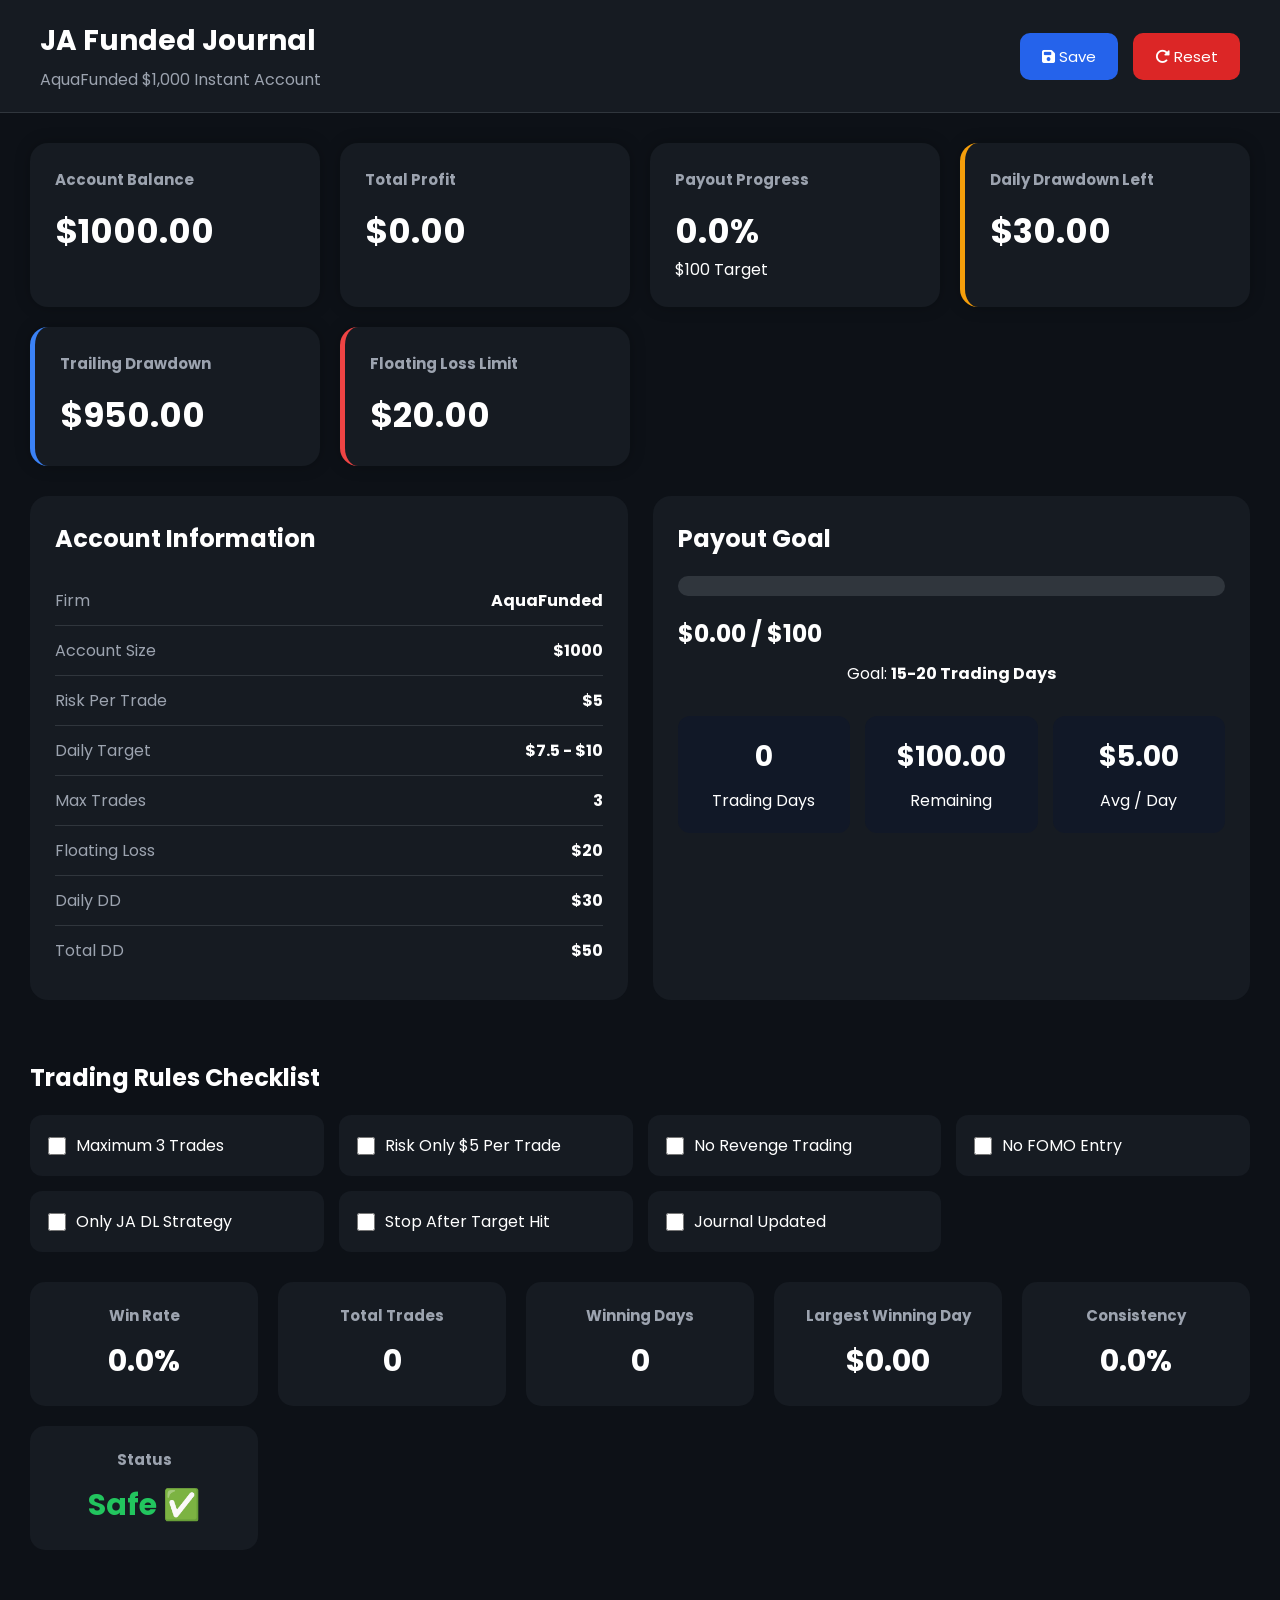
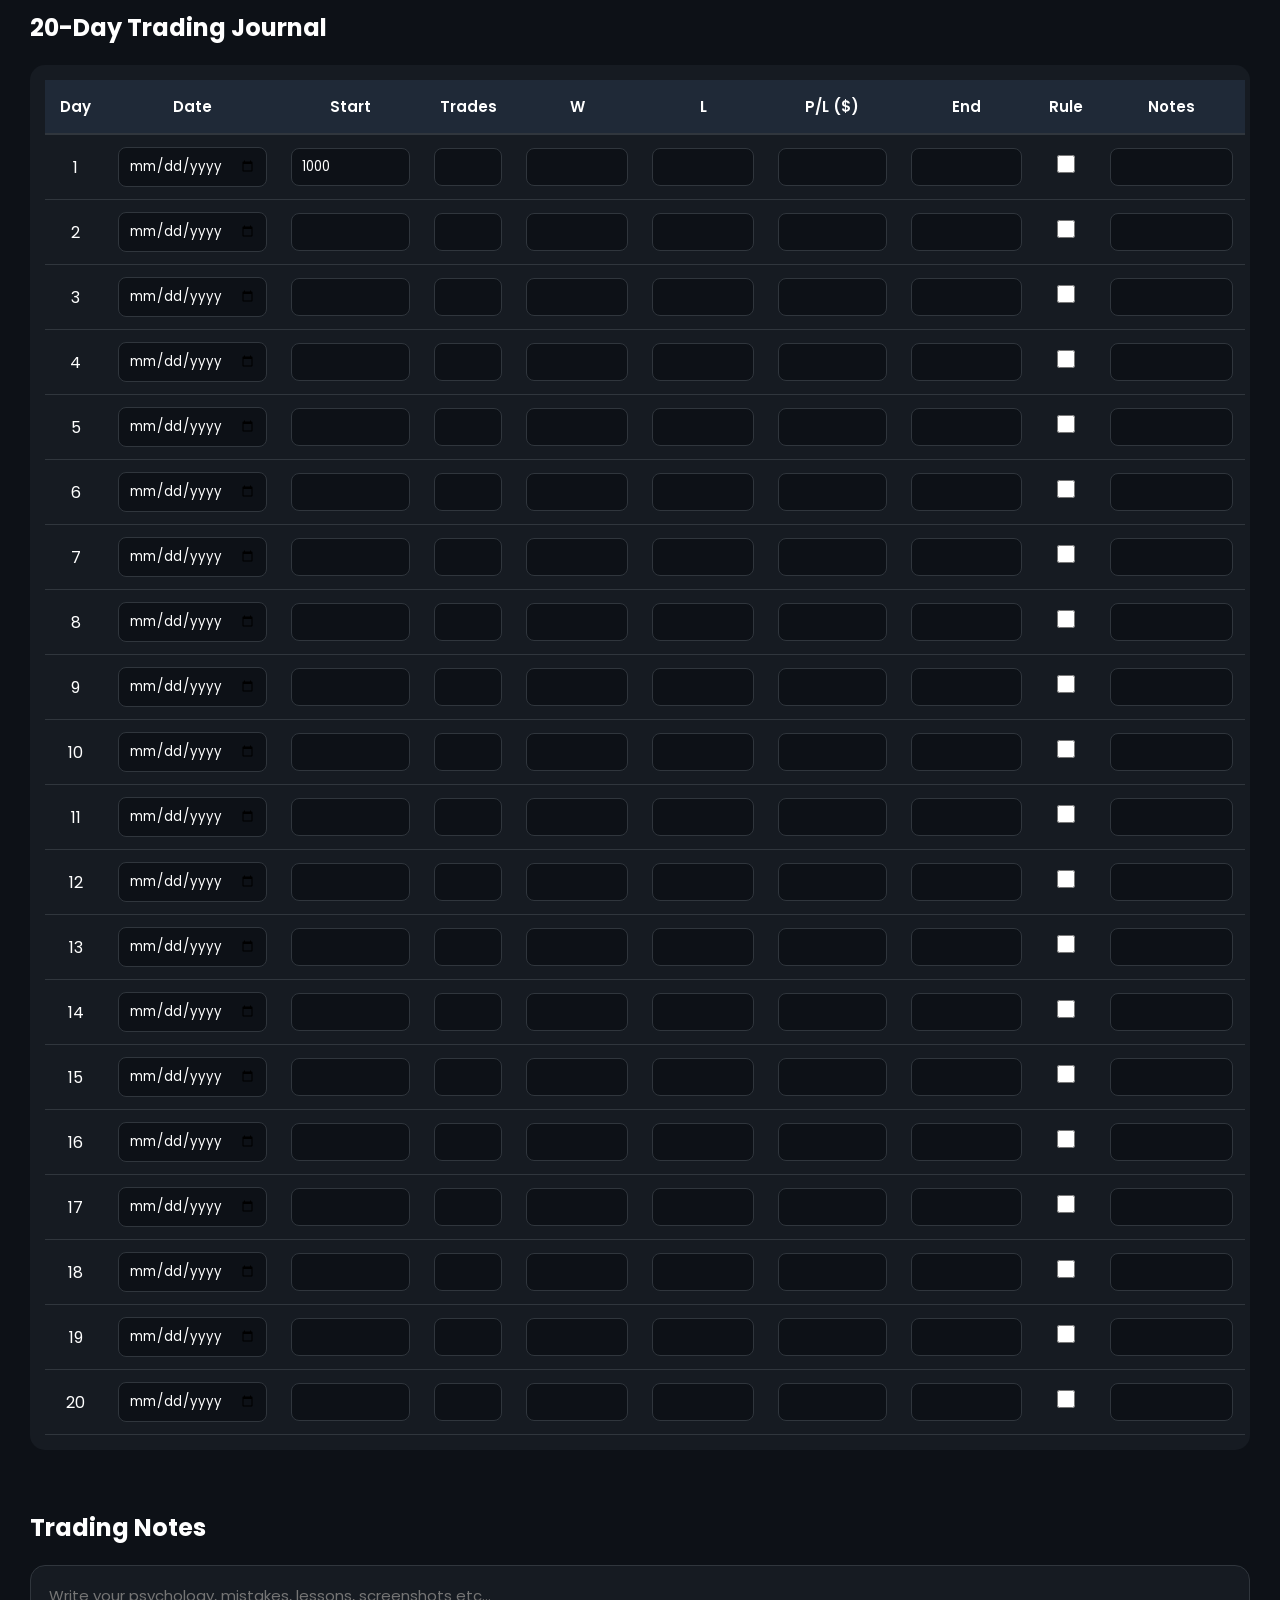
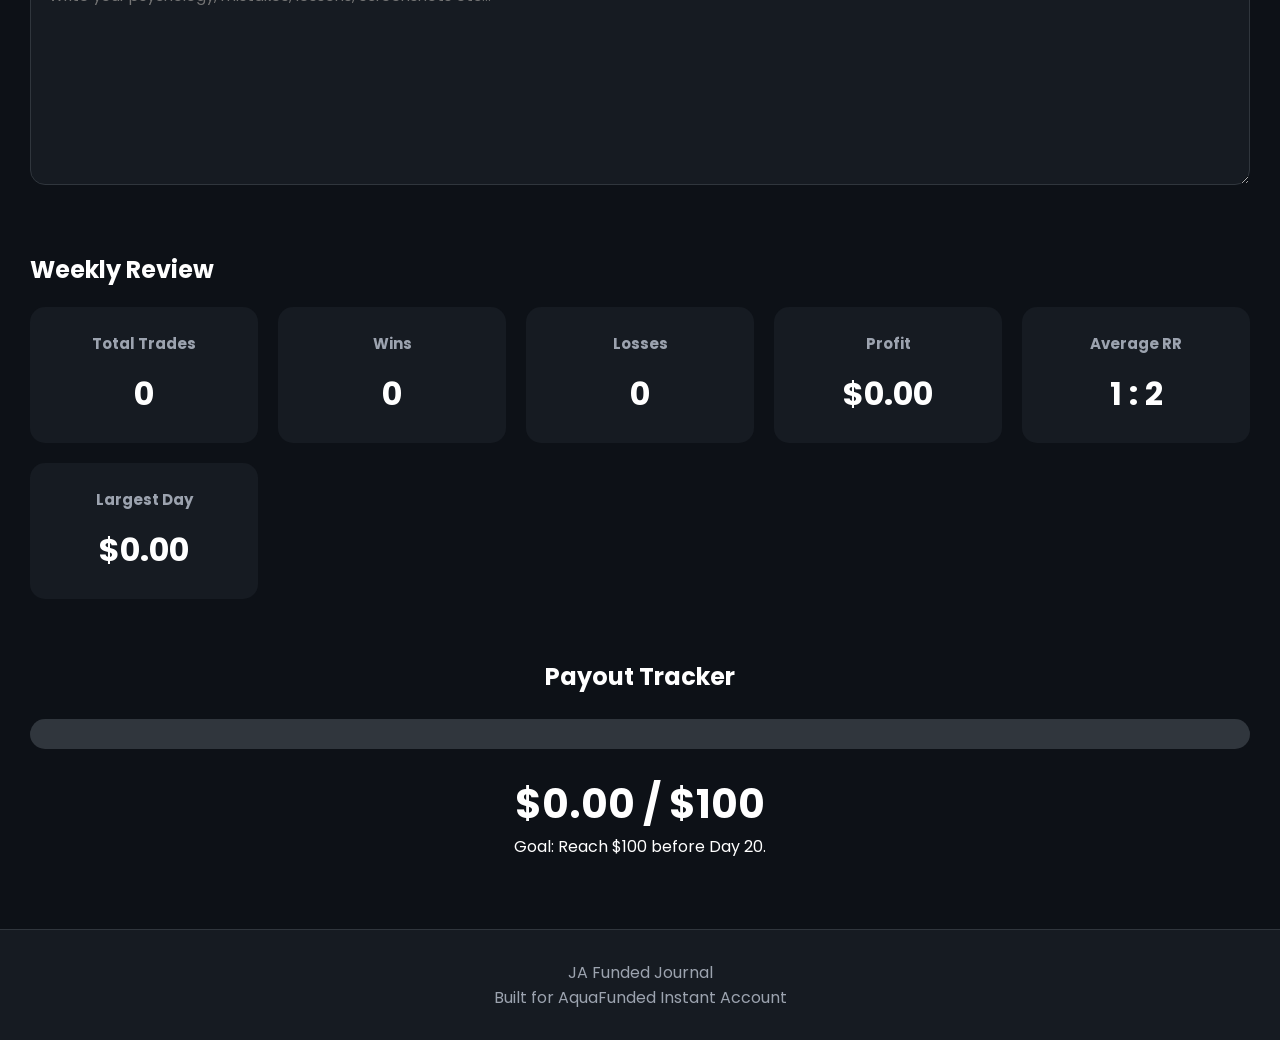
<file: index.html>
<!DOCTYPE html>
<html lang="en">
<head>
<meta charset="UTF-8">
<meta name="viewport" content="width=device-width, initial-scale=1.0">

<title>JA Funded Journal</title>

<link rel="stylesheet" href="style.css">

<link rel="preconnect" href="https://fonts.googleapis.com">
<link rel="preconnect" href="https://fonts.gstatic.com" crossorigin>

<link href="https://fonts.googleapis.com/css2?family=Poppins:wght@300;400;500;600;700&display=swap" rel="stylesheet">

<link rel="stylesheet"
href="https://cdnjs.cloudflare.com/ajax/libs/font-awesome/6.6.0/css/all.min.css">

</head>

<body>

<!-- ================= HEADER ================= -->

<header class="top-bar">

<div class="logo">

<h2>JA Funded Journal</h2>

<p>AquaFunded $1,000 Instant Account</p>

</div>

<div class="top-buttons">

<button id="saveBtn">
<i class="fa-solid fa-floppy-disk"></i>
Save
</button>

<button id="resetBtn">
<i class="fa-solid fa-rotate-right"></i>
Reset
</button>

</div>

</header>

<!-- ================= DASHBOARD ================= -->

<section class="dashboard">

<div class="card">

<h3>Account Balance</h3>

<h1 id="balance">$1000.00</h1>

</div>

<div class="card">

<h3>Total Profit</h3>

<h1 id="profit">$0.00</h1>

</div>

<div class="card">

<h3>Payout Progress</h3>

<h1 id="payoutPercent">0%</h1>

<p>$100 Target</p>

</div>

<div class="card danger">

<h3>Daily Drawdown Left</h3>

<h1 id="dailyDD">$30.00</h1>

</div>

<div class="card warning">

<h3>Trailing Drawdown</h3>

<h1 id="trailDD">$950.00</h1>

</div>

<div class="card red">

<h3>Floating Loss Limit</h3>

<h1>$20.00</h1>

</div>

</section>

<!-- ================= ACCOUNT INFO ================= -->

<section class="info-grid">

<div class="info-box">

<h2>Account Information</h2>

<div class="info-row">
<span>Firm</span>
<strong>AquaFunded</strong>
</div>

<div class="info-row">
<span>Account Size</span>
<strong>$1000</strong>
</div>

<div class="info-row">
<span>Risk Per Trade</span>
<strong>$5</strong>
</div>

<div class="info-row">
<span>Daily Target</span>
<strong>$7.5 - $10</strong>
</div>

<div class="info-row">
<span>Max Trades</span>
<strong>3</strong>
</div>

<div class="info-row">
<span>Floating Loss</span>
<strong>$20</strong>
</div>

<div class="info-row">
<span>Daily DD</span>
<strong>$30</strong>
</div>

<div class="info-row">
<span>Total DD</span>
<strong>$50</strong>
</div>

</div>

<div class="info-box">

<h2>Payout Goal</h2>

<div class="progress">

<div class="progress-fill" id="progressFill"></div>

</div>

<h1 id="progressMoney">$0 / $100</h1>

<p class="center">
Goal:
<b>15-20 Trading Days</b>
</p>

<div class="goal-box">

<div>

<h3 id="daysCompleted">0</h3>

<p>Trading Days</p>

</div>

<div>

<h3 id="remainingGoal">$100</h3>

<p>Remaining</p>

</div>

<div>

<h3 id="avgNeeded">$5.00</h3>

<p>Avg / Day</p>

</div>

</div>

</div>

</section>

<!-- ================= DAILY CHECKLIST ================= -->

<section class="checklist">

<h2>Trading Rules Checklist</h2>

<div class="check-grid">

<label>
<input type="checkbox" id="c1">
Maximum 3 Trades
</label>

<label>
<input type="checkbox" id="c2">
Risk Only $5 Per Trade
</label>

<label>
<input type="checkbox" id="c3">
No Revenge Trading
</label>

<label>
<input type="checkbox" id="c4">
No FOMO Entry
</label>

<label>
<input type="checkbox" id="c5">
Only JA DL Strategy
</label>

<label>
<input type="checkbox" id="c6">
Stop After Target Hit
</label>

<label>
<input type="checkbox" id="c7">
Journal Updated
</label>

</div>

</section>

<!-- ================= QUICK STATS ================= -->

<section class="stats">

<div class="mini-card">

<h3>Win Rate</h3>

<h2 id="winRate">0%</h2>

</div>

<div class="mini-card">

<h3>Total Trades</h3>

<h2 id="totalTrades">0</h2>

</div>

<div class="mini-card">

<h3>Winning Days</h3>

<h2 id="winningDays">0</h2>

</div>

<div class="mini-card">

<h3>Largest Winning Day</h3>

<h2 id="largestDay">$0</h2>

</div>

<div class="mini-card">

<h3>Consistency</h3>

<h2 id="consistency">0%</h2>

</div>

<div class="mini-card">

<h3>Status</h3>

<h2 id="status">Safe ✅</h2>

</div>

</section>

<!-- ================= JOURNAL STARTS IN PART 2 ================= -->

<!-- ================= DAILY JOURNAL ================= -->

<section class="journal">

<h2>20-Day Trading Journal</h2>

<div class="table-wrapper">

<table>

<thead>

<tr>
<th>Day</th>
<th>Date</th>
<th>Start</th>
<th>Trades</th>
<th>W</th>
<th>L</th>
<th>P/L ($)</th>
<th>End</th>
<th>Rule</th>
<th>Notes</th>
</tr>

</thead>

<tbody id="journalBody">

<!-- 20 Rows -->

<tr>
<td>1</td>
<td><input type="date"></td>
<td><input type="number" class="startBalance" value="1000"></td>
<td><input type="number" class="trades" min="0" max="3"></td>
<td><input type="number" class="wins"></td>
<td><input type="number" class="losses"></td>
<td><input type="number" class="profit"></td>
<td><input type="number" class="endBalance"></td>
<td><input type="checkbox" class="rule"></td>
<td><input type="text" class="notes"></td>
</tr>

<script>

for(let i=2;i<=20;i++){

document.write(`

<tr>

<td>${i}</td>

<td><input type="date"></td>

<td><input type="number" class="startBalance"></td>

<td><input type="number" class="trades" min="0" max="3"></td>

<td><input type="number" class="wins"></td>

<td><input type="number" class="losses"></td>

<td><input type="number" class="profit"></td>

<td><input type="number" class="endBalance"></td>

<td><input type="checkbox" class="rule"></td>

<td><input type="text" class="notes"></td>

</tr>

`);

}

</script>

</tbody>

</table>

</div>

</section>

<!-- ================= NOTES ================= -->

<section class="notes-section">

<h2>Trading Notes</h2>

<textarea
id="dailyNotes"
placeholder="Write your psychology, mistakes, lessons, screenshots etc..."></textarea>

</section>

<!-- ================= WEEKLY REVIEW ================= -->

<section class="review">

<h2>Weekly Review</h2>

<div class="review-grid">

<div class="review-card">
<h3>Total Trades</h3>
<h1 id="reviewTrades">0</h1>
</div>

<div class="review-card">
<h3>Wins</h3>
<h1 id="reviewWins">0</h1>
</div>

<div class="review-card">
<h3>Losses</h3>
<h1 id="reviewLosses">0</h1>
</div>

<div class="review-card">
<h3>Profit</h3>
<h1 id="reviewProfit">$0</h1>
</div>

<div class="review-card">
<h3>Average RR</h3>
<h1>1 : 2</h1>
</div>

<div class="review-card">
<h3>Largest Day</h3>
<h1 id="largestWin">$0</h1>
</div>

</div>

</section>

<!-- ================= PAYOUT STATUS ================= -->

<section class="payout">

<h2>Payout Tracker</h2>

<div class="progress-large">

<div class="progress-fill-large"
id="bigProgress">

</div>

</div>

<h1 id="payoutText">

$0 / $100

</h1>

<p>

Goal:
Reach $100 before Day 20.

</p>

</section>

<!-- ================= FOOTER ================= -->

<footer>

<p>

JA Funded Journal

<br>

Built for AquaFunded Instant Account

</p>

</footer>

<script src="app.js"></script>

</body>

</html>
</file>
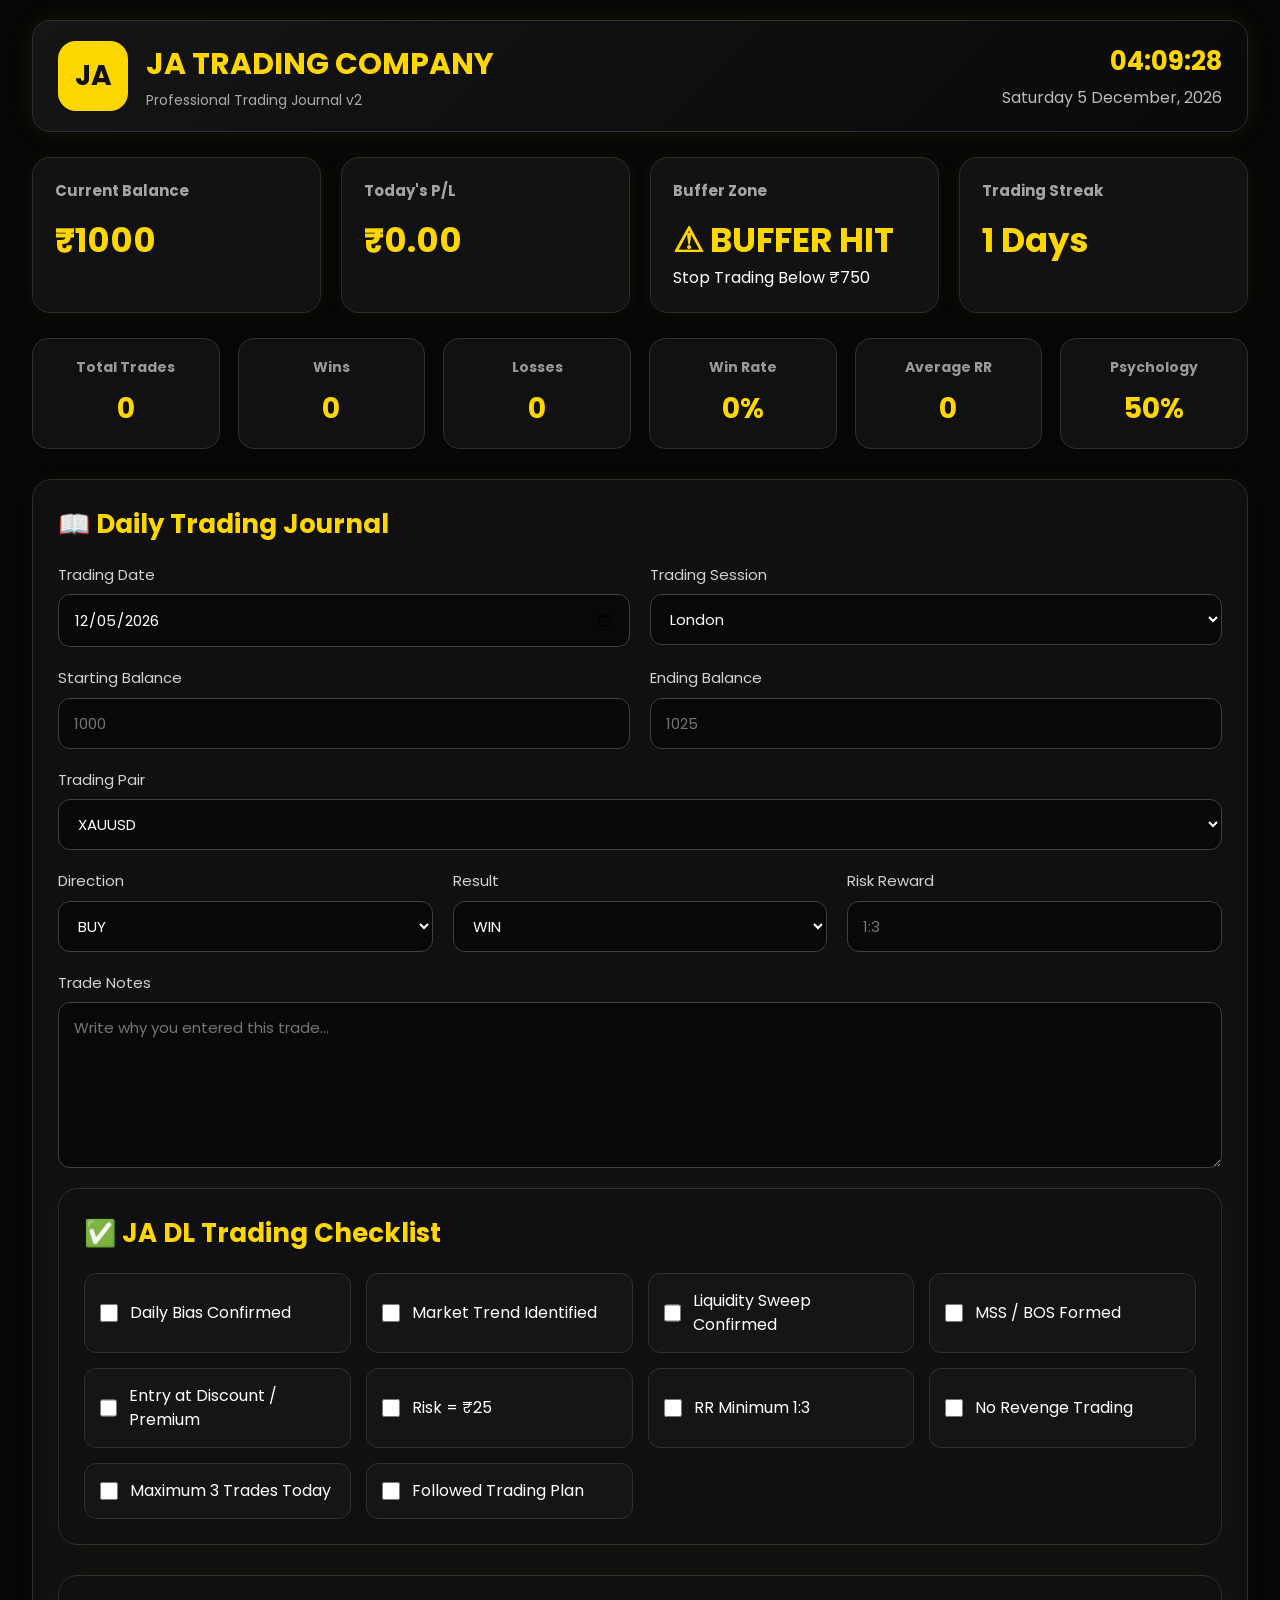
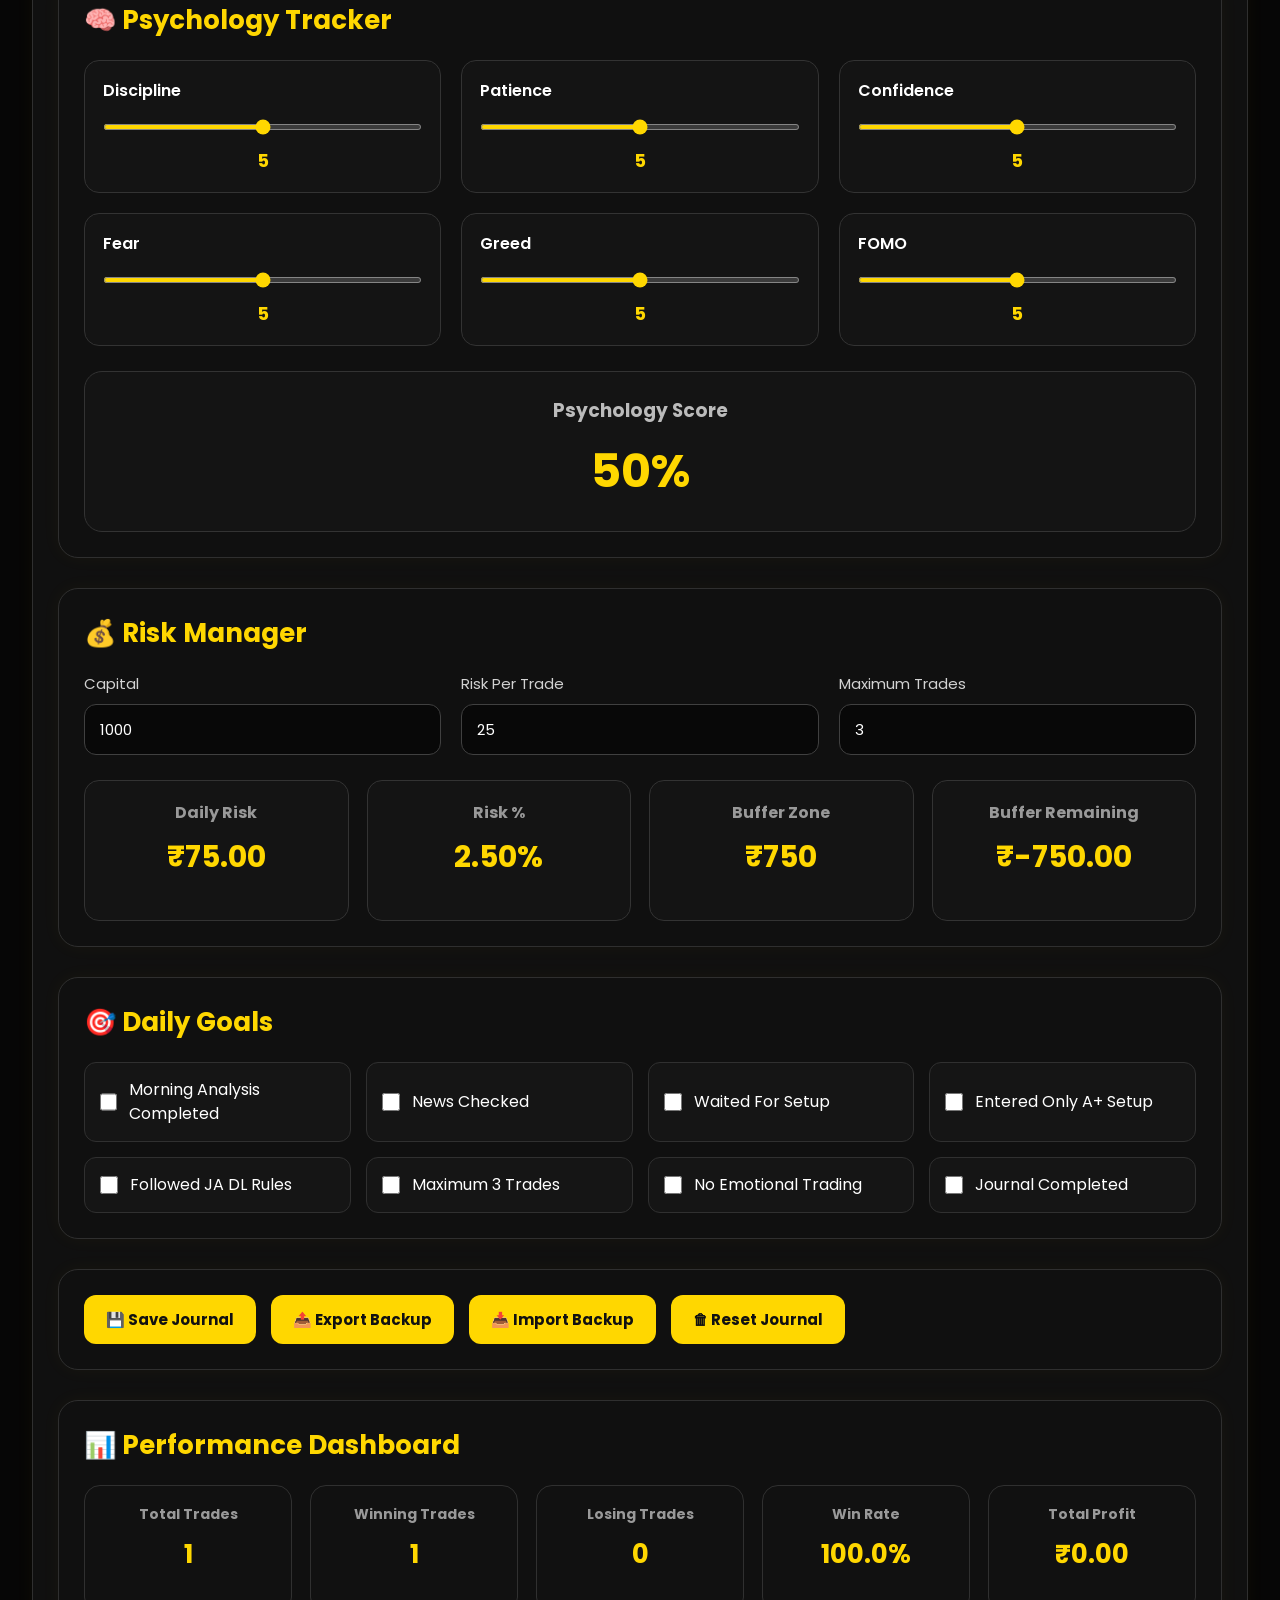
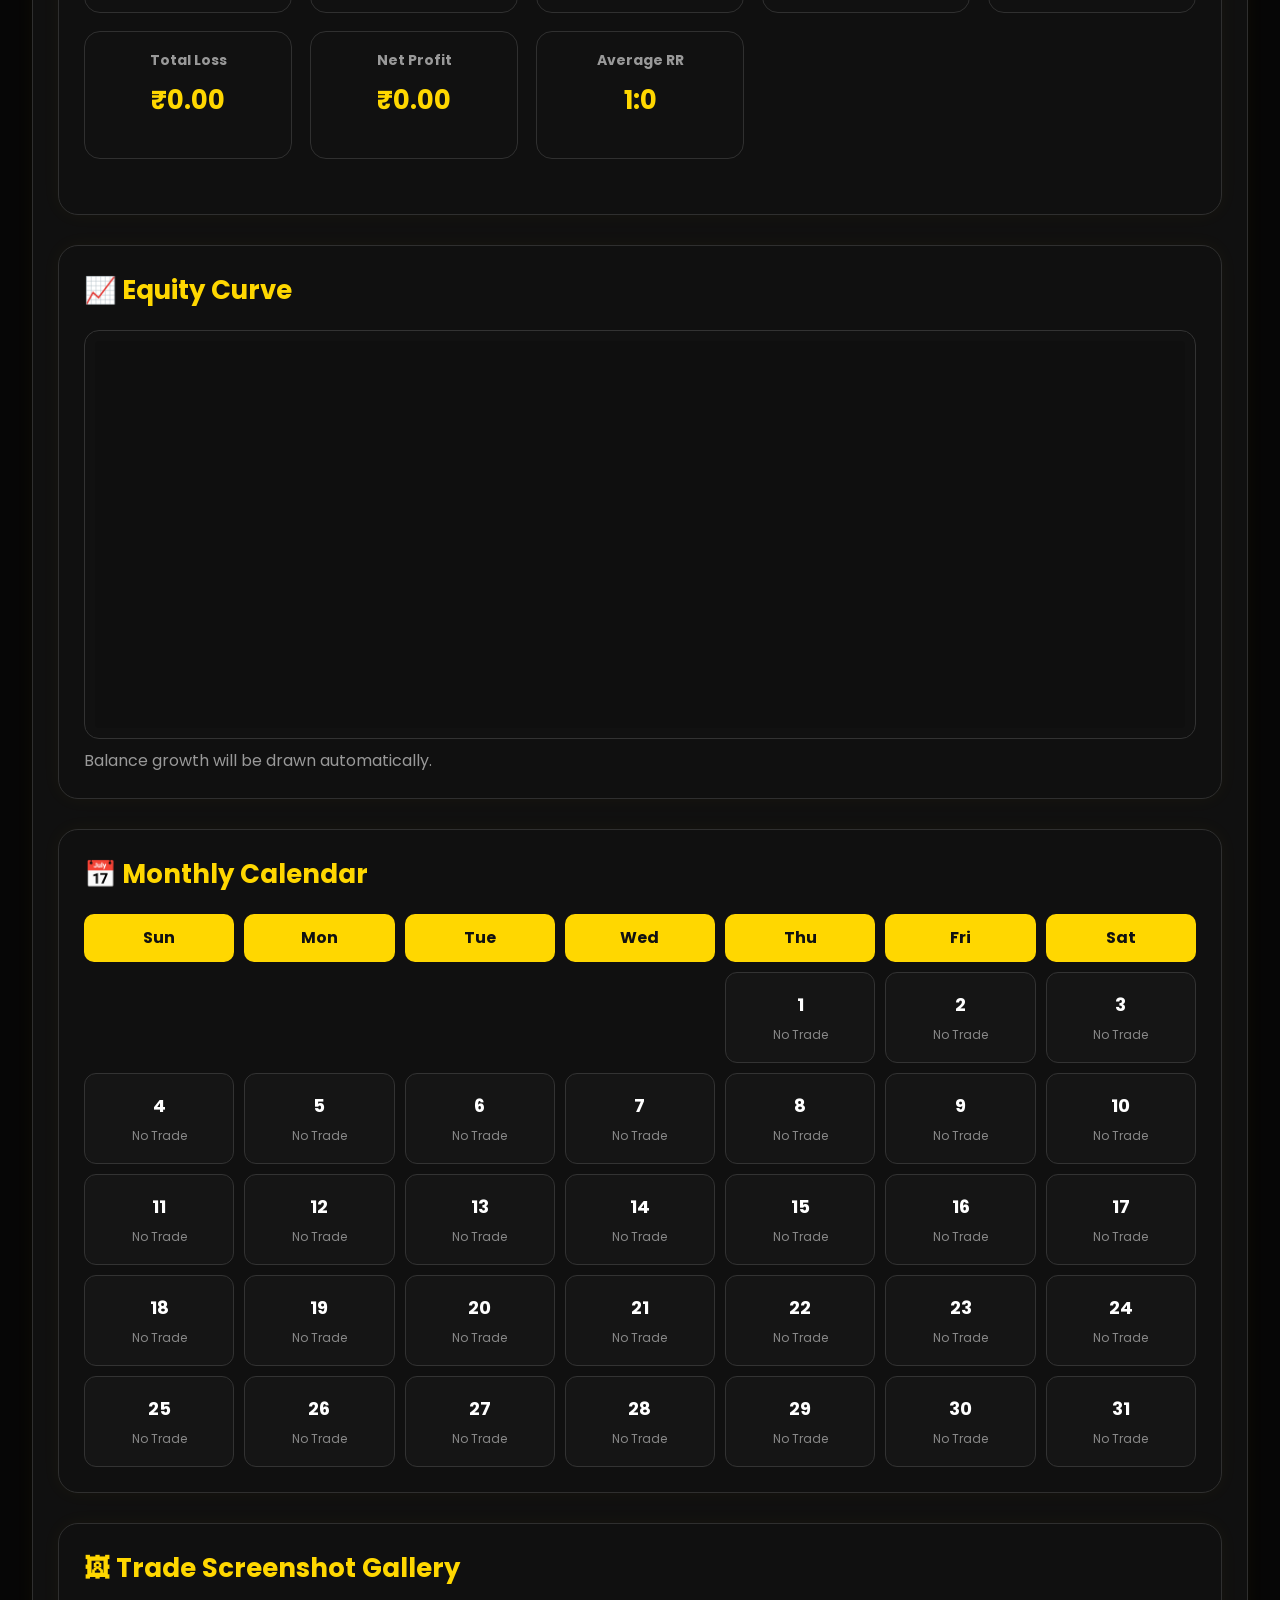
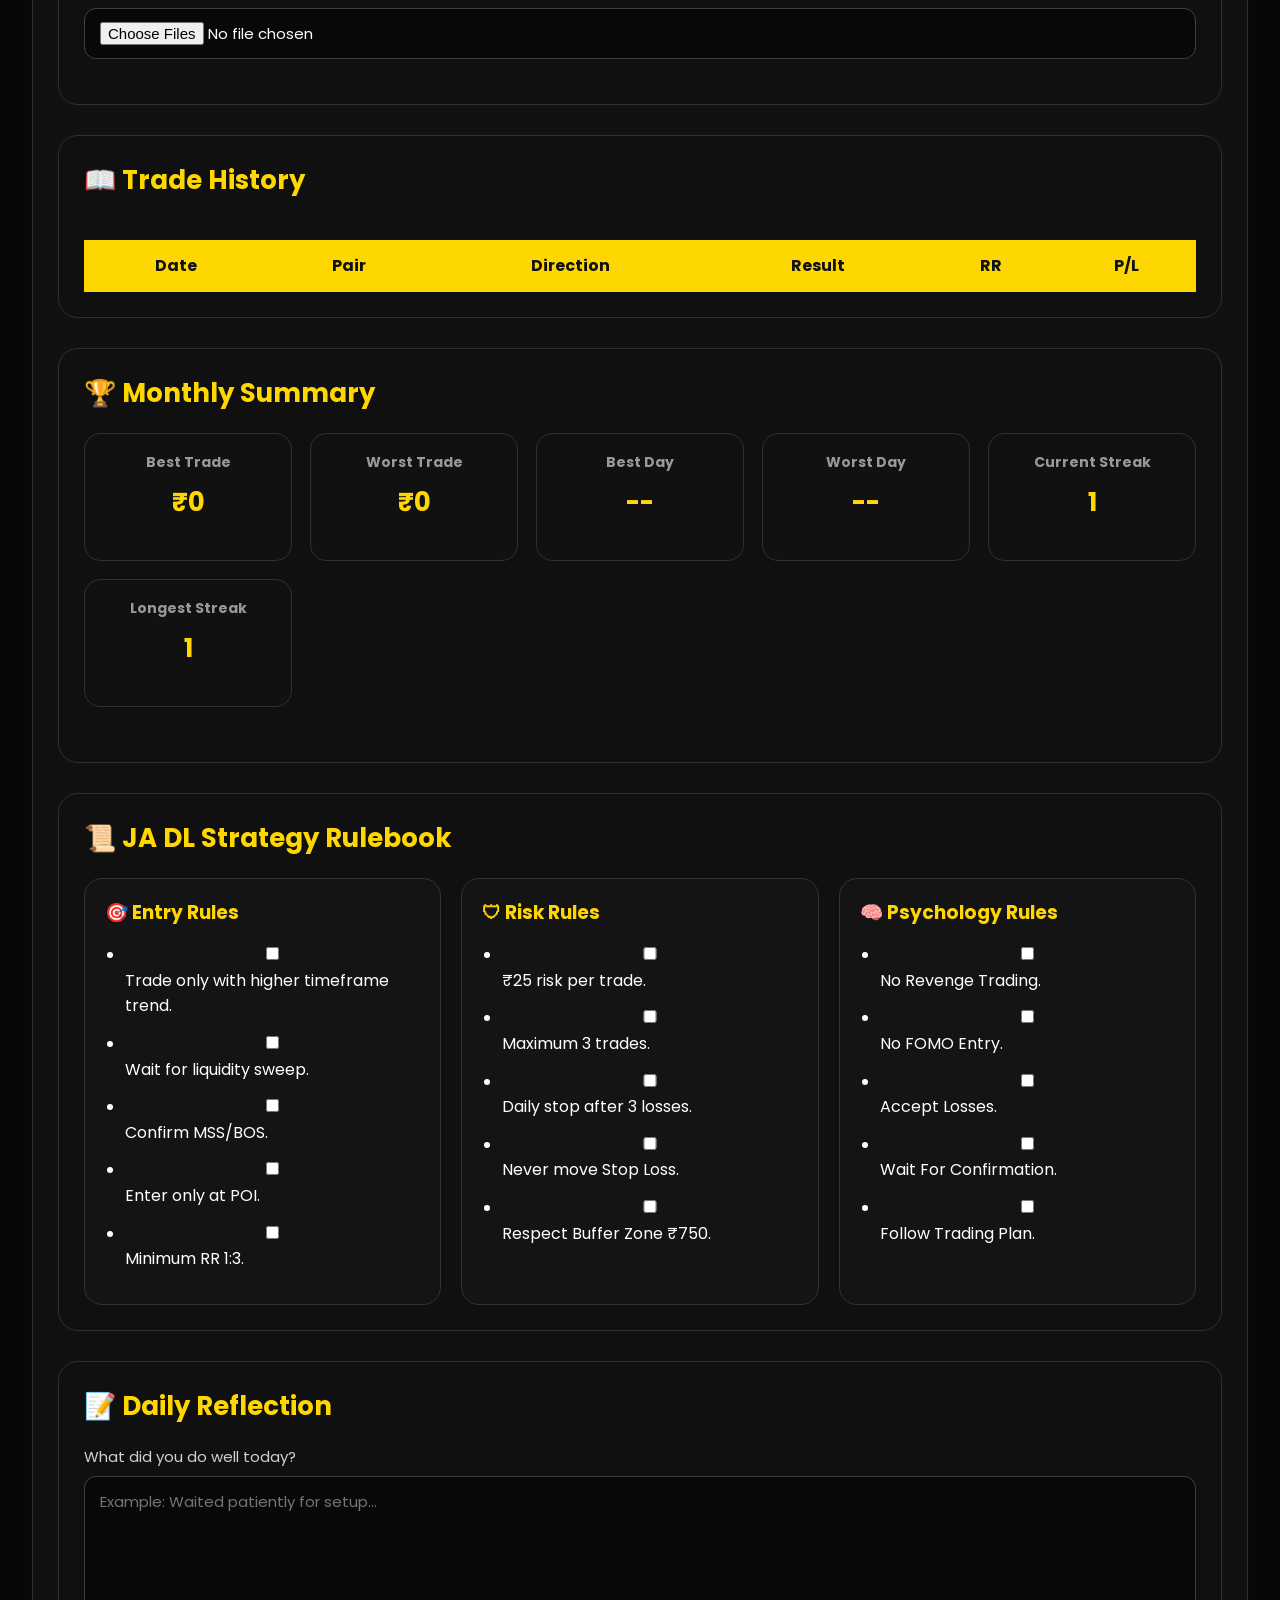
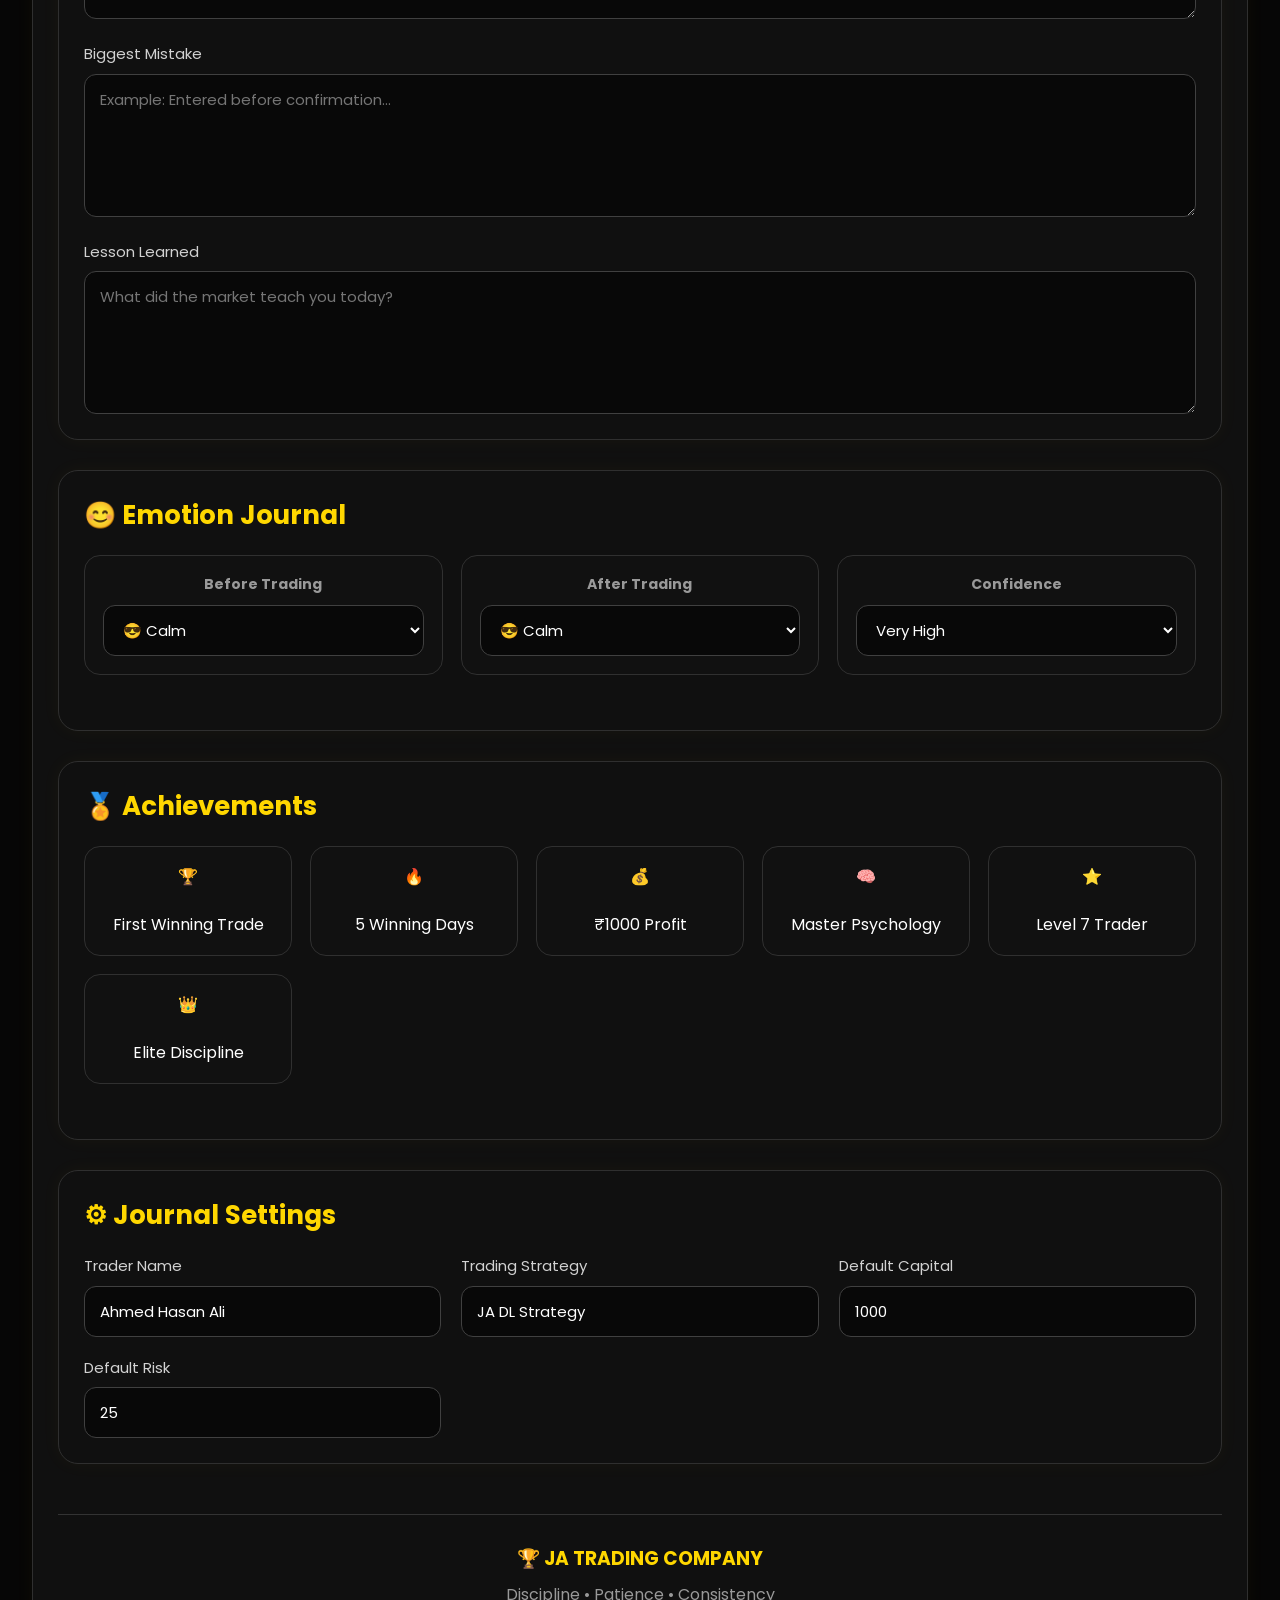
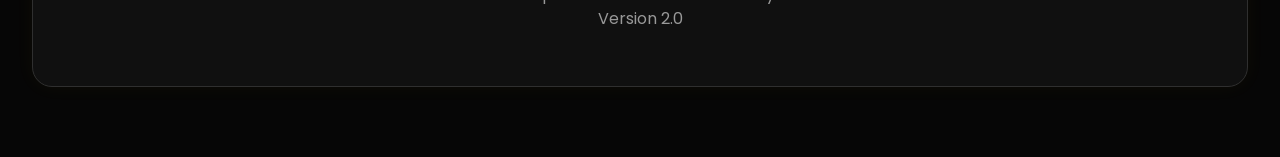
<file: index.html.HTML>
<!DOCTYPE html>
<html lang="en">
<head>

<meta charset="UTF-8">
<meta name="viewport" content="width=device-width, initial-scale=1.0">

<title>JA TRADING COMPANY | Professional Trading Journal</title>

<link rel="preconnect" href="https://fonts.googleapis.com">
<link rel="preconnect" href="https://fonts.gstatic.com" crossorigin>

<link href="https://fonts.googleapis.com/css2?family=Poppins:wght@300;400;500;600;700;800&display=swap" rel="stylesheet">

<style>

/* ===== CSS WILL CONTINUE IN PART 5 ===== */

/* ==========================================
   JA TRADING COMPANY
   PROFESSIONAL TRADING JOURNAL v2
   PART 5A
========================================== */

*{
margin:0;
padding:0;
box-sizing:border-box;
font-family:'Poppins',sans-serif;
}

html{
scroll-behavior:smooth;
}

body{
background:#060606;
color:#ffffff;
line-height:1.5;
}

.container{
width:95%;
max-width:1450px;
margin:auto;
padding:20px 0 40px;
}

/* ===========================
HEADER
=========================== */

header{
display:flex;
justify-content:space-between;
align-items:center;
flex-wrap:wrap;
padding:20px 25px;
margin-bottom:25px;
border:1px solid #2f2f2f;
border-radius:18px;
background:linear-gradient(135deg,#151515,#090909);
box-shadow:0 0 25px rgba(255,215,0,.08);
}

.logo{
display:flex;
align-items:center;
gap:18px;
}

.logoBox{
width:70px;
height:70px;
border-radius:18px;
display:flex;
justify-content:center;
align-items:center;
font-size:28px;
font-weight:700;
background:gold;
color:#111;
}

header h1{
font-size:30px;
color:gold;
}

header p{
color:#aaa;
font-size:14px;
margin-top:3px;
}

.clock{
text-align:right;
}

#liveClock{
font-size:26px;
font-weight:bold;
color:gold;
}

#todayDate{
margin-top:5px;
color:#bbb;
}

/* ===========================
DASHBOARD
=========================== */

.dashboard{
display:grid;
grid-template-columns:repeat(auto-fit,minmax(230px,1fr));
gap:20px;
margin-bottom:25px;
}

.card{
background:#121212;
border:1px solid #2d2d2d;
border-radius:18px;
padding:22px;
transition:.35s;
box-shadow:0 0 18px rgba(255,215,0,.05);
}

.card:hover{
transform:translateY(-6px);
border-color:gold;
}

.card h3{
font-size:15px;
color:#a5a5a5;
margin-bottom:12px;
}

.card h1{
font-size:34px;
color:gold;
}

/* ===========================
SMALL CARDS
=========================== */

.statsGrid{
display:grid;
grid-template-columns:repeat(auto-fit,minmax(180px,1fr));
gap:18px;
margin-bottom:30px;
}

.smallCard{
background:#111;
border:1px solid #303030;
border-radius:16px;
padding:18px;
text-align:center;
transition:.3s;
}

.smallCard:hover{
border-color:gold;
transform:translateY(-4px);
}

.smallCard h4{
color:#999;
font-size:14px;
margin-bottom:10px;
}

.smallCard h2{
color:gold;
font-size:28px;
}

/* ===========================
JOURNAL
=========================== */

.journal{
background:#101010;
border:1px solid #2f2f2f;
border-radius:20px;
padding:25px;
margin-bottom:30px;
box-shadow:0 0 20px rgba(255,215,0,.04);
}

.journal h2{
color:gold;
margin-bottom:20px;
font-size:26px;
}

.row{
display:grid;
grid-template-columns:repeat(auto-fit,minmax(260px,1fr));
gap:20px;
margin-bottom:20px;
}

.grid2{
display:grid;
grid-template-columns:repeat(auto-fit,minmax(280px,1fr));
gap:20px;
}

.grid3{
display:grid;
grid-template-columns:repeat(auto-fit,minmax(220px,1fr));
gap:20px;
}

.inputGroup{
display:flex;
flex-direction:column;
}

.inputGroup.full{
grid-column:1/-1;
}

.inputGroup label{
margin-bottom:8px;
font-size:15px;
color:#d2d2d2;
}

/* ===========================
INPUTS
=========================== */

input,
select,
textarea{
width:100%;
padding:13px 15px;
background:#080808;
border:1px solid #404040;
border-radius:12px;
color:white;
font-size:15px;
outline:none;
transition:.25s;
}

input:focus,
select:focus,
textarea:focus{
border-color:gold;
box-shadow:0 0 12px rgba(255,215,0,.18);
}

textarea{
resize:vertical;
min-height:120px;
}

/* Date Picker */

input[type="date"]{
color:white;
color-scheme:dark;
cursor:pointer;
}

input[type="date"]::-webkit-calendar-picker-indicator{
filter:invert(1);
cursor:pointer;
}

/* Range */

input[type="range"]{
accent-color:gold;
padding:0;
height:6px;
}

/* ===========================
BUTTONS
=========================== */

button{
background:gold;
color:#111;
padding:13px 22px;
border:none;
border-radius:12px;
font-weight:700;
font-size:15px;
cursor:pointer;
transition:.25s;
}

button:hover{
transform:translateY(-3px);
box-shadow:0 0 15px rgba(255,215,0,.35);
}

.buttonGrid{
display:flex;
flex-wrap:wrap;
gap:15px;
}


/* ===========================
CHECKLIST
=========================== */

.checkGrid{
display:grid;
grid-template-columns:repeat(auto-fit,minmax(250px,1fr));
gap:15px;
margin-top:15px;
}

.checkGrid label{
display:flex;
align-items:center;
gap:12px;
padding:15px;
background:#151515;
border:1px solid #303030;
border-radius:12px;
cursor:pointer;
transition:.25s;
}

.checkGrid label:hover{
border-color:gold;
background:#1b1b1b;
}

.checkGrid input{
width:18px;
height:18px;
accent-color:gold;
}


/* ===========================
PSYCHOLOGY
=========================== */

.sliderBox{
background:#141414;
padding:18px;
border-radius:15px;
border:1px solid #333;
}

.sliderBox label{
display:block;
margin-bottom:10px;
font-weight:600;
}

.sliderBox span{
display:block;
margin-top:10px;
font-size:18px;
font-weight:bold;
color:gold;
text-align:center;
}

.psychologyScore{
margin-top:25px;
padding:25px;
text-align:center;
background:#141414;
border-radius:18px;
border:1px solid #333;
}

.psychologyScore h3{
color:#bbb;
margin-bottom:12px;
}

.psychologyScore h1{
font-size:46px;
color:gold;
}


/* ===========================
RISK CARDS
=========================== */

.riskCards{
display:grid;
grid-template-columns:repeat(auto-fit,minmax(220px,1fr));
gap:18px;
margin-top:25px;
}

.riskCard{
background:#141414;
padding:20px;
text-align:center;
border-radius:15px;
border:1px solid #333;
transition:.3s;
}

.riskCard:hover{
border-color:gold;
transform:translateY(-5px);
}

.riskCard h4{
color:#999;
margin-bottom:10px;
}

.riskCard h2{
color:gold;
font-size:30px;
}


/* ===========================
CALENDAR
=========================== */

.calendarGrid{
display:grid;
grid-template-columns:repeat(7,1fr);
gap:10px;
margin-top:20px;
}

.dayHead{
background:gold;
color:#111;
font-weight:bold;
text-align:center;
padding:12px;
border-radius:10px;
}

.dayCell{
background:#151515;
border:1px solid #333;
border-radius:12px;
padding:18px;
text-align:center;
cursor:pointer;
transition:.25s;
user-select:none;
}

.dayCell:hover{
border-color:gold;
transform:scale(1.05);
}

.dayProfit{
background:#155724;
border-color:#2ecc71;
}

.dayLoss{
background:#5b1515;
border-color:#ff4d4d;
}

.dayNeutral{
background:#202020;
}


/* ===========================
TABLE
=========================== */

table{
width:100%;
border-collapse:collapse;
margin-top:20px;
}

th{
background:gold;
color:#111;
padding:14px;
}

td{
padding:12px;
text-align:center;
border-bottom:1px solid #333;
background:#111;
}

tr:hover td{
background:#1a1a1a;
}


/* ===========================
GALLERY
=========================== */

.gallery{
display:grid;
grid-template-columns:repeat(auto-fit,minmax(180px,1fr));
gap:18px;
margin-top:20px;
}

.gallery img{
width:100%;
height:180px;
object-fit:cover;
border-radius:15px;
border:2px solid #333;
transition:.3s;
}

.gallery img:hover{
border-color:gold;
transform:scale(1.03);
}


/* ===========================
RULEBOOK
=========================== */

.ruleContainer{
display:grid;
grid-template-columns:repeat(auto-fit,minmax(280px,1fr));
gap:20px;
}

.ruleCard{
background:#141414;
border:1px solid #333;
padding:20px;
border-radius:18px;
}

.ruleCard h3{
color:gold;
margin-bottom:15px;
}

.ruleCard ul{
padding-left:20px;
}

.ruleCard li{
margin-bottom:12px;
line-height:1.6;
}


/* ===========================
ACHIEVEMENTS
=========================== */

.smallCard{
transition:.3s;
}

.smallCard:hover{
box-shadow:0 0 20px rgba(255,215,0,.15);
}


/* ===========================
FOOTER
=========================== */

footer{
margin-top:50px;
padding:30px;
text-align:center;
border-top:1px solid #333;
color:#999;
}

footer h3{
color:gold;
margin-bottom:10px;
}

/* ===========================
EQUITY CHART
=========================== */

canvas{
width:100%;
display:block;
background:#0f0f0f;
border:1px solid #333;
border-radius:18px;
padding:10px;
margin-top:20px;
}

/* ===========================
CUSTOM SCROLLBAR
=========================== */

::-webkit-scrollbar{
width:10px;
height:10px;
}

::-webkit-scrollbar-track{
background:#0b0b0b;
}

::-webkit-scrollbar-thumb{
background:gold;
border-radius:20px;
}

::-webkit-scrollbar-thumb:hover{
background:#ffd700;
}

/* ===========================
STATUS COLORS
=========================== */

.profit{
color:#2ecc71;
font-weight:bold;
}

.loss{
color:#ff4d4d;
font-weight:bold;
}

.warning{
color:#ff9800;
font-weight:bold;
}

.safe{
color:#2ecc71;
font-weight:bold;
}

/* ===========================
BADGES
=========================== */

.badge{
display:inline-block;
padding:8px 14px;
border-radius:30px;
background:gold;
color:#111;
font-weight:700;
font-size:13px;
margin:5px;
}

.locked{
background:#333;
color:#aaa;
}

/* ===========================
QUOTE BOX
=========================== */

.quoteBox{
margin-top:20px;
padding:20px;
background:#141414;
border-left:5px solid gold;
border-radius:12px;
font-style:italic;
color:#ddd;
}

/* ===========================
ANIMATIONS
=========================== */

@keyframes fadeUp{

0%{
opacity:0;
transform:translateY(20px);
}

100%{
opacity:1;
transform:translateY(0);
}

}

.card,
.smallCard,
.journal,
.ruleCard,
.riskCard{
animation:fadeUp .5s ease;
}

/* ===========================
HOVER EFFECTS
=========================== */

button:active{
transform:scale(.98);
}

input:hover,
select:hover,
textarea:hover{
border-color:#777;
}

/* ===========================
RESPONSIVE
=========================== */

@media(max-width:1100px){

header{
flex-direction:column;
gap:20px;
text-align:center;
}

.clock{
text-align:center;
}

}

@media(max-width:768px){

.container{
width:96%;
}

.dashboard{
grid-template-columns:1fr;
}

.statsGrid{
grid-template-columns:1fr 1fr;
}

.grid2,
.grid3,
.row,
.ruleContainer{
grid-template-columns:1fr;
}

.buttonGrid{
flex-direction:column;
}

button{
width:100%;
}

.calendarGrid{
grid-template-columns:repeat(7,1fr);
gap:5px;
}

.dayCell{
padding:10px;
font-size:14px;
}

.logo{
flex-direction:column;
text-align:center;
}

header h1{
font-size:24px;
}

.card h1{
font-size:28px;
}

}

@media(max-width:500px){

.statsGrid{
grid-template-columns:1fr;
}

.dayHead{
font-size:12px;
padding:8px;
}

.dayCell{
font-size:12px;
padding:8px;
}

.gallery{
grid-template-columns:1fr;
}

table{
font-size:12px;
}

th,
td{
padding:8px;
}

}

/* ===========================
FINAL TOUCHES
=========================== */

::selection{
background:gold;
color:#111;
}

hr{
border:none;
height:1px;
background:#333;
margin:25px 0;
}

.hidden{
display:none;
}

.center{
text-align:center;
}

.gold{
color:gold;
}

.mt20{
margin-top:20px;
}

.mb20{
margin-bottom:20px;
}

.shadow{
box-shadow:0 0 20px rgba(255,215,0,.12);
}

.round{
border-radius:18px;
}

/* ===== END OF CSS ===== */



</style>

</head>

<body>

<div class="container">

<!-- ========================================= -->
<!-- HEADER -->
<!-- ========================================= -->

<header>

<div class="logo">

<div class="logoBox">
JA
</div>

<div>

<h1>JA TRADING COMPANY</h1>

<p>
Professional Trading Journal v2
</p>

</div>

</div>

<div class="clock">

<div id="liveClock">
00:00:00
</div>

<div id="todayDate">
Loading...
</div>

</div>

</header>





<!-- ========================================= -->
<!-- DASHBOARD -->
<!-- ========================================= -->

<section class="dashboard">

<div class="card">

<h3>Current Balance</h3>

<h1 id="currentBalanceDisplay">
₹1000
</h1>

</div>

<div class="card">

<h3>Today's P/L</h3>

<h1 id="todayPnL">
₹0
</h1>

</div>

<div class="card">

<h3>Buffer Zone</h3>

<h1 id="bufferStatus">
SAFE
</h1>

<p>
Stop Trading Below ₹750
</p>

</div>

<div class="card">

<h3>Trading Streak</h3>

<h1 id="streak">
0 Days
</h1>

</div>

</section>







<!-- ========================================= -->
<!-- QUICK STATISTICS -->
<!-- ========================================= -->

<section class="statsGrid">

<div class="smallCard">

<h4>Total Trades</h4>

<h2 id="totalTrades">
0
</h2>

</div>

<div class="smallCard">

<h4>Wins</h4>

<h2 id="wins">
0
</h2>

</div>

<div class="smallCard">

<h4>Losses</h4>

<h2 id="losses">
0
</h2>

</div>

<div class="smallCard">

<h4>Win Rate</h4>

<h2 id="winRate">
0%
</h2>

</div>

<div class="smallCard">

<h4>Average RR</h4>

<h2 id="avgRR">
0
</h2>

</div>

<div class="smallCard">

<h4>Psychology</h4>

<h2 id="mindScore">
0%
</h2>

</div>

</section>








<!-- ========================================= -->
<!-- DAILY JOURNAL -->
<!-- ========================================= -->

<section class="journal">

<h2>
📖 Daily Trading Journal
</h2>

<div class="row">

<div class="inputGroup">

<label>

Trading Date

</label>

<input
type="date"
id="tradeDate">

</div>

<div class="inputGroup">

<label>

Trading Session

</label>

<select id="session">

<option>London</option>
<option>New York</option>
<option>Asian</option>

</select>

</div>

</div>






<div class="row">

<div class="inputGroup">

<label>

Starting Balance

</label>

<input
type="number"
id="startingBalance"
placeholder="1000">

</div>

<div class="inputGroup">

<label>

Ending Balance

</label>

<input
type="number"
id="endingBalance"
placeholder="1025">

</div>

</div>







<div class="row">

<div class="inputGroup full">

<label>

Trading Pair

</label>

<select id="pair">

<option>XAUUSD</option>
<option>BTCUSD</option>
<option>EURUSD</option>
<option>GBPUSD</option>
<option>USDJPY</option>

</select>

</div>

</div>







<div class="row">

<div class="inputGroup">

<label>

Direction

</label>

<select id="direction">

<option>BUY</option>
<option>SELL</option>

</select>

</div>

<div class="inputGroup">

<label>

Result

</label>

<select id="result">

<option>WIN</option>
<option>LOSS</option>
<option>BREAKEVEN</option>

</select>

</div>

<div class="inputGroup">

<label>

Risk Reward

</label>

<input
type="text"
id="rr"
placeholder="1:3">

</div>

</div>







<div class="row">

<div class="inputGroup full">

<label>

Trade Notes

</label>

<textarea
id="notes"
rows="6"
placeholder="Write why you entered this trade..."></textarea>

</div>

</div>

<!-- ========================================= -->
<!-- JA DL CHECKLIST -->
<!-- ========================================= -->

<section class="journal">

<h2>✅ JA DL Trading Checklist</h2>

<div class="checkGrid">

<label><input type="checkbox" id="c1"> Daily Bias Confirmed</label>

<label><input type="checkbox" id="c2"> Market Trend Identified</label>

<label><input type="checkbox" id="c3"> Liquidity Sweep Confirmed</label>

<label><input type="checkbox" id="c4"> MSS / BOS Formed</label>

<label><input type="checkbox" id="c5"> Entry at Discount / Premium</label>

<label><input type="checkbox" id="c6"> Risk = ₹25</label>

<label><input type="checkbox" id="c7"> RR Minimum 1:3</label>

<label><input type="checkbox" id="c8"> No Revenge Trading</label>

<label><input type="checkbox" id="c9"> Maximum 3 Trades Today</label>

<label><input type="checkbox" id="c10"> Followed Trading Plan</label>

</div>

</section>





<!-- ========================================= -->
<!-- PSYCHOLOGY -->
<!-- ========================================= -->

<section class="journal">

<h2>🧠 Psychology Tracker</h2>

<div class="grid2">

<div class="sliderBox">

<label>Discipline</label>

<input
type="range"
id="discipline"
min="0"
max="10"
value="5">

<span id="disciplineValue">5</span>

</div>

<div class="sliderBox">

<label>Patience</label>

<input
type="range"
id="patience"
min="0"
max="10"
value="5">

<span id="patienceValue">5</span>

</div>

<div class="sliderBox">

<label>Confidence</label>

<input
type="range"
id="confidence"
min="0"
max="10"
value="5">

<span id="confidenceValue">5</span>

</div>

<div class="sliderBox">

<label>Fear</label>

<input
type="range"
id="fear"
min="0"
max="10"
value="5">

<span id="fearValue">5</span>

</div>

<div class="sliderBox">

<label>Greed</label>

<input
type="range"
id="greed"
min="0"
max="10"
value="5">

<span id="greedValue">5</span>

</div>

<div class="sliderBox">

<label>FOMO</label>

<input
type="range"
id="fomo"
min="0"
max="10"
value="5">

<span id="fomoValue">5</span>

</div>

</div>

<div class="psychologyScore">

<h3>Psychology Score</h3>

<h1 id="psychologyScore">
50%
</h1>

</div>

</section>





<!-- ========================================= -->
<!-- RISK MANAGER -->
<!-- ========================================= -->

<section class="journal">

<h2>💰 Risk Manager</h2>

<div class="grid3">

<div class="inputGroup">

<label>Capital</label>

<input
type="number"
id="capital"
value="1000">

</div>

<div class="inputGroup">

<label>Risk Per Trade</label>

<input
type="number"
id="riskPerTrade"
value="25">

</div>

<div class="inputGroup">

<label>Maximum Trades</label>

<input
type="number"
id="maxTrades"
value="3">

</div>

</div>

<div class="riskCards">

<div class="riskCard">

<h4>Daily Risk</h4>

<h2 id="dailyRisk">
₹75
</h2>

</div>

<div class="riskCard">

<h4>Risk %</h4>

<h2 id="riskPercent">
2.5%
</h2>

</div>

<div class="riskCard">

<h4>Buffer Zone</h4>

<h2>
₹750
</h2>

</div>

<div class="riskCard">

<h4>Buffer Remaining</h4>

<h2 id="bufferRemaining">
₹250
</h2>

</div>

</div>

</section>






<!-- ========================================= -->
<!-- DAILY GOALS -->
<!-- ========================================= -->

<section class="journal">

<h2>🎯 Daily Goals</h2>

<div class="checkGrid">

<label><input type="checkbox"> Morning Analysis Completed</label>

<label><input type="checkbox"> News Checked</label>

<label><input type="checkbox"> Waited For Setup</label>

<label><input type="checkbox"> Entered Only A+ Setup</label>

<label><input type="checkbox"> Followed JA DL Rules</label>

<label><input type="checkbox"> Maximum 3 Trades</label>

<label><input type="checkbox"> No Emotional Trading</label>

<label><input type="checkbox"> Journal Completed</label>

</div>

</section>







<!-- ========================================= -->
<!-- ACTION BUTTONS -->
<!-- ========================================= -->

<section class="journal">

<div class="buttonGrid">

<button id="saveJournalBtn">

💾 Save Journal

</button>

<button id="exportBtn">

📤 Export Backup

</button>

<button id="importBtn">

📥 Import Backup

</button>

<button id="resetBtn">

🗑 Reset Journal

</button>

</div>

</section>


<!-- ========================================= -->
<!-- PERFORMANCE DASHBOARD -->
<!-- ========================================= -->

<section class="journal">

<h2>📊 Performance Dashboard</h2>

<div class="statsGrid">

<div class="smallCard">
<h4>Total Trades</h4>
<h2 id="statTotalTrades">0</h2>
</div>

<div class="smallCard">
<h4>Winning Trades</h4>
<h2 id="statWins">0</h2>
</div>

<div class="smallCard">
<h4>Losing Trades</h4>
<h2 id="statLosses">0</h2>
</div>

<div class="smallCard">
<h4>Win Rate</h4>
<h2 id="statWinRate">0%</h2>
</div>

<div class="smallCard">
<h4>Total Profit</h4>
<h2 id="statProfit">₹0</h2>
</div>

<div class="smallCard">
<h4>Total Loss</h4>
<h2 id="statLoss">₹0</h2>
</div>

<div class="smallCard">
<h4>Net Profit</h4>
<h2 id="statNet">₹0</h2>
</div>

<div class="smallCard">
<h4>Average RR</h4>
<h2 id="statRR">1:0</h2>
</div>

</div>

</section>





<!-- ========================================= -->
<!-- EQUITY CURVE -->
<!-- ========================================= -->

<section class="journal">

<h2>📈 Equity Curve</h2>

<canvas
id="equityChart"
width="900"
height="320"
style="
width:100%;
background:#111;
border-radius:15px;
border:1px solid #333;
">
</canvas>

<p style="margin-top:10px;color:#999;">
Balance growth will be drawn automatically.
</p>

</section>






<!-- ========================================= -->
<!-- MONTHLY CALENDAR -->
<!-- ========================================= -->

<section class="journal">

<h2>📅 Monthly Calendar</h2>

<div id="calendarGrid" class="calendarGrid">

<div class="dayHead">Sun</div>
<div class="dayHead">Mon</div>
<div class="dayHead">Tue</div>
<div class="dayHead">Wed</div>
<div class="dayHead">Thu</div>
<div class="dayHead">Fri</div>
<div class="dayHead">Sat</div>

<!-- Days added by JavaScript -->

</div>

</section>







<!-- ========================================= -->
<!-- SCREENSHOT GALLERY -->
<!-- ========================================= -->

<section class="journal">

<h2>🖼 Trade Screenshot Gallery</h2>

<input
type="file"
id="imageUpload"
accept="image/*"
multiple>

<div
id="gallery"
class="gallery">

</div>

</section>








<!-- ========================================= -->
<!-- TRADE HISTORY -->
<!-- ========================================= -->

<section class="journal">

<h2>📖 Trade History</h2>

<div style="overflow:auto;">

<table id="historyTable">

<thead>

<tr>

<th>Date</th>

<th>Pair</th>

<th>Direction</th>

<th>Result</th>

<th>RR</th>

<th>P/L</th>

</tr>

</thead>

<tbody id="historyBody">

</tbody>

</table>

</div>

</section>








<!-- ========================================= -->
<!-- MONTHLY SUMMARY -->
<!-- ========================================= -->

<section class="journal">

<h2>🏆 Monthly Summary</h2>

<div class="statsGrid">

<div class="smallCard">

<h4>Best Trade</h4>

<h2 id="bestTrade">
₹0
</h2>

</div>

<div class="smallCard">

<h4>Worst Trade</h4>

<h2 id="worstTrade">
₹0
</h2>

</div>

<div class="smallCard">

<h4>Best Day</h4>

<h2 id="bestDay">
--
</h2>

</div>

<div class="smallCard">

<h4>Worst Day</h4>

<h2 id="worstDay">
--
</h2>

</div>

<div class="smallCard">

<h4>Current Streak</h4>

<h2 id="currentStreak">
0
</h2>

</div>

<div class="smallCard">

<h4>Longest Streak</h4>

<h2 id="longestStreak">
0
</h2>

</div>

</div>

</section>

<!-- ========================================= -->
<!-- JA DL RULEBOOK -->
<!-- ========================================= -->

<section class="journal">

<h2>📜 JA DL Strategy Rulebook</h2>

<div class="ruleContainer">

<div class="ruleCard">
<h3>🎯 Entry Rules</h3>

<ul>
<li><input type="checkbox" id="r1"> Trade only with higher timeframe trend.</li>
<li><input type="checkbox" id="r2"> Wait for liquidity sweep.</li>
<li><input type="checkbox" id="r3"> Confirm MSS/BOS.</li>
<li><input type="checkbox" id="r4"> Enter only at POI.</li>
<li><input type="checkbox" id="r5"> Minimum RR 1:3.</li>
</ul>

</div>

<div class="ruleCard">

<h3>🛡 Risk Rules</h3>

<ul>

<li><input type="checkbox" id="r6"> ₹25 risk per trade.</li>

<li><input type="checkbox" id="r7"> Maximum 3 trades.</li>

<li><input type="checkbox" id="r8"> Daily stop after 3 losses.</li>

<li><input type="checkbox" id="r9"> Never move Stop Loss.</li>

<li><input type="checkbox" id="r10"> Respect Buffer Zone ₹750.</li>

</ul>

</div>

<div class="ruleCard">

<h3>🧠 Psychology Rules</h3>

<ul>

<li><input type="checkbox" id="r11"> No Revenge Trading.</li>

<li><input type="checkbox" id="r12"> No FOMO Entry.</li>

<li><input type="checkbox" id="r13"> Accept Losses.</li>

<li><input type="checkbox" id="r14"> Wait For Confirmation.</li>

<li><input type="checkbox" id="r15"> Follow Trading Plan.</li>

</ul>

</div>

</div>

</section>







<!-- ========================================= -->
<!-- DAILY REFLECTION -->
<!-- ========================================= -->

<section class="journal">

<h2>📝 Daily Reflection</h2>

<div class="inputGroup">

<label>
What did you do well today?
</label>

<textarea
id="goodThings"
rows="5"
placeholder="Example: Waited patiently for setup...">
</textarea>

</div>

<br>

<div class="inputGroup">

<label>
Biggest Mistake
</label>

<textarea
id="mistakes"
rows="5"
placeholder="Example: Entered before confirmation...">
</textarea>

</div>

<br>

<div class="inputGroup">

<label>
Lesson Learned
</label>

<textarea
id="lesson"
rows="5"
placeholder="What did the market teach you today?">
</textarea>

</div>

</section>








<!-- ========================================= -->
<!-- EMOTION JOURNAL -->
<!-- ========================================= -->

<section class="journal">

<h2>😊 Emotion Journal</h2>

<div class="statsGrid">

<div class="smallCard">
<h4>Before Trading</h4>

<select id="emotionBefore">
<option>😎 Calm</option>
<option>😐 Normal</option>
<option>😟 Nervous</option>
<option>😡 Angry</option>
<option>😨 Fearful</option>
</select>

</div>

<div class="smallCard">

<h4>After Trading</h4>

<select id="emotionAfter">
<option>😎 Calm</option>
<option>😊 Happy</option>
<option>😐 Neutral</option>
<option>😔 Sad</option>
<option>😡 Frustrated</option>
</select>

</div>

<div class="smallCard">

<h4>Confidence</h4>

<select id="confidenceLevel">
<option>Very High</option>
<option>High</option>
<option>Medium</option>
<option>Low</option>
<option>Very Low</option>
</select>

</div>

</div>

</section>








<!-- ========================================= -->
<!-- ACHIEVEMENTS -->
<!-- ========================================= -->

<section class="journal">

<h2>🏅 Achievements</h2>

<div class="statsGrid">

<div class="smallCard">
🏆<br><br>

First Winning Trade

</div>

<div class="smallCard">
🔥<br><br>

5 Winning Days

</div>

<div class="smallCard">
💰<br><br>

₹1000 Profit

</div>

<div class="smallCard">
🧠<br><br>

Master Psychology

</div>

<div class="smallCard">
⭐<br><br>

Level 7 Trader

</div>

<div class="smallCard">
👑<br><br>

Elite Discipline

</div>

</div>

</section>








<!-- ========================================= -->
<!-- SETTINGS -->
<!-- ========================================= -->

<section class="journal">

<h2>⚙ Journal Settings</h2>

<div class="grid2">

<div class="inputGroup">

<label>
Trader Name
</label>

<input
type="text"
id="traderName"
value="Ahmed Hasan Ali">

</div>

<div class="inputGroup">

<label>
Trading Strategy
</label>

<input
type="text"
id="strategyName"
value="JA DL Strategy">

</div>

<div class="inputGroup">

<label>
Default Capital
</label>

<input
type="number"
id="defaultCapital"
value="1000">

</div>

<div class="inputGroup">

<label>
Default Risk
</label>

<input
type="number"
id="defaultRisk"
value="25">

</div>

</div>

</section>








<!-- ========================================= -->
<!-- FOOTER -->
<!-- ========================================= -->

<footer>

<h3>
🏆 JA TRADING COMPANY
</h3>

<p>

Discipline • Patience • Consistency

</p>

<p>

Version 2.0

</p>

</footer>




<!-- ========================================= -->
<!-- JAVASCRIPT START -->
<!-- ========================================= -->

<script>

/* ==========================================
   JA TRADING COMPANY
   PROFESSIONAL TRADING JOURNAL V2
========================================== */


/* ===========================
   SHORTCUT FUNCTIONS
=========================== */

const $ = (id) => document.getElementById(id);

const $$ = (selector) => document.querySelectorAll(selector);



/* ===========================
   LIVE CLOCK
=========================== */

function updateClock(){

const now = new Date();

const time = now.toLocaleTimeString("en-IN",{
hour12:false
});

const date = now.toLocaleDateString("en-IN",{
weekday:"long",
day:"numeric",
month:"long",
year:"numeric"
});

if($("liveClock"))
$("liveClock").textContent = time;

if($("todayDate"))
$("todayDate").textContent = date;

}

setInterval(updateClock,1000);
updateClock();



/* ===========================
   TODAY'S DATE
=========================== */

function setTodayDate(){

if(!$("tradeDate")) return;

const today = new Date();

const yyyy = today.getFullYear();

const mm = String(today.getMonth()+1).padStart(2,"0");

const dd = String(today.getDate()).padStart(2,"0");

if($("tradeDate").value==="")
$("tradeDate").value=`${yyyy}-${mm}-${dd}`;

}

setTodayDate();



/* ===========================
   SAFE NUMBER
=========================== */

function numberValue(id){

const el=$(id);

if(!el) return 0;

const value=parseFloat(el.value);

return isNaN(value)?0:value;

}



/* ===========================
   FORMAT MONEY
=========================== */

function money(value){

return "₹"+Number(value).toFixed(2);

}



/* ===========================
   AUTO UPDATE BALANCE CARD
=========================== */

function updateBalanceCard(){

const end=numberValue("endingBalance");

if($("currentBalanceDisplay")){

$("currentBalanceDisplay").textContent=

end>0 ? money(end) : "₹1000";

}

}

document.addEventListener("input",updateBalanceCard);



/* ===========================
   SAVE STATUS
=========================== */

function showSaved(){

let tag=document.getElementById("saveStatus");

if(!tag){

tag=document.createElement("div");

tag.id="saveStatus";

tag.style.position="fixed";

tag.style.right="20px";

tag.style.bottom="20px";

tag.style.background="gold";

tag.style.color="#111";

tag.style.padding="10px 18px";

tag.style.borderRadius="10px";

tag.style.fontWeight="700";

tag.style.zIndex="9999";

document.body.appendChild(tag);

}

tag.textContent="✔ Journal Saved";

clearTimeout(window.saveTimer);

window.saveTimer=setTimeout(()=>{

tag.textContent="";

},1500);

}



/* ===========================
   END OF PART 6A-1
   CONTINUE IN PART 6A-2
=========================== */

/* ===========================
   LOCAL STORAGE
=========================== */

const STORAGE_KEY = "JA_TRADING_COMPANY_V2";

/* Save all form values */

function saveJournal(){

const data={};

document.querySelectorAll("input, textarea, select").forEach(el=>{

if(el.type==="checkbox"){

data[el.id]=el.checked;

}

else{

data[el.id]=el.value;

}

});

localStorage.setItem(

STORAGE_KEY,

JSON.stringify(data)

);

showSaved();

}

/* Load saved values */

function loadJournal(){

const raw=localStorage.getItem(STORAGE_KEY);

if(!raw) return;

const data=JSON.parse(raw);

Object.keys(data).forEach(id=>{

const el=document.getElementById(id);

if(!el) return;

if(el.type==="checkbox"){

el.checked=data[id];

}

else{

el.value=data[id];

}

});

updateBalanceCard();

updateStatistics();

updatePsychology();

}

/* Auto Save */

document.querySelectorAll(

"input, textarea, select"

).forEach(el=>{

el.addEventListener(

"input",

saveJournal

);

el.addEventListener(

"change",

saveJournal

);

});


/* ===========================
   STATISTICS
=========================== */

function updateStatistics(){

const result=$("result")?.value || "";

const start=numberValue("startingBalance");
const end=numberValue("endingBalance");

let total=Number($("statTotalTrades")?.textContent)||0;
let wins=Number($("statWins")?.textContent)||0;
let losses=Number($("statLosses")?.textContent)||0;

if(result==="WIN") wins=1;
else if(result==="LOSS") losses=1;

total=wins+losses;

if($("statTotalTrades"))
$("statTotalTrades").textContent=total;

if($("statWins"))
$("statWins").textContent=wins;

if($("statLosses"))
$("statLosses").textContent=losses;

const rate=total===0 ? 0 :

((wins/total)*100).toFixed(1);

if($("statWinRate"))
$("statWinRate").textContent=rate+"%";

const pnl=end-start;

if($("todayPnL"))
$("todayPnL").textContent=money(pnl);

if($("statNet"))
$("statNet").textContent=money(pnl);

if($("statProfit"))
$("statProfit").textContent=

pnl>0 ? money(pnl):"₹0.00";

if($("statLoss"))
$("statLoss").textContent=

pnl<0 ? money(Math.abs(pnl)):"₹0.00";

}

/* Auto Update Statistics */

[
"startingBalance",
"endingBalance",
"result"

].forEach(id=>{

const el=$(id);

if(el){

el.addEventListener(

"input",

updateStatistics

);

el.addEventListener(

"change",

updateStatistics

);

}

});


/* ===========================
   PSYCHOLOGY SCORE
=========================== */

function updatePsychology(){

const sliders=[

"discipline",

"patience",

"confidence",

"fear",

"greed",

"fomo"

];

let total=0;

sliders.forEach(id=>{

const slider=$(id);

const label=$(id+"Value");

if(slider){

if(label)

label.textContent=slider.value;

total+=Number(slider.value);

}

});

const score=((total/60)*100).toFixed(0);

if($("psychologyScore"))
$("psychologyScore").textContent=

score+"%";

if($("mindScore"))
$("mindScore").textContent=

score+"%";

}

/* Auto Update Psychology */

[
"discipline",
"patience",
"confidence",
"fear",
"greed",
"fomo"

].forEach(id=>{

const el=$(id);

if(el){

el.addEventListener(

"input",

updatePsychology

);

}

});


/* ===========================
   INITIAL LOAD
=========================== */

window.addEventListener(

"load",

()=>{

loadJournal();

updateStatistics();

updatePsychology();

updateBalanceCard();

});

/* ===========================
   END OF PART 6A-2
   CONTINUE IN PART 6B
=========================== */

/* ==========================================
   PART 6B
   RISK MANAGER + BUFFER ZONE + STREAK
========================================== */


/* ===========================
   RISK CALCULATOR
=========================== */

function updateRiskManager(){

const capital=numberValue("capital");
const risk=numberValue("riskPerTrade");
const maxTrades=numberValue("maxTrades");

const dailyRisk=risk*maxTrades;

const riskPercent=
capital>0
?
((risk/capital)*100).toFixed(2)
:
0;

if($("dailyRisk"))
$("dailyRisk").textContent=money(dailyRisk);

if($("riskPercent"))
$("riskPercent").textContent=riskPercent+"%";

const balance=numberValue("endingBalance");

const remaining=
balance-750;

if($("bufferRemaining")){

$("bufferRemaining").textContent=
money(remaining);

}

if(balance<=750){

$("bufferStatus").textContent=
"⚠ BUFFER HIT";

$("bufferStatus").className=
"loss";

}

else if(balance<=850){

$("bufferStatus").textContent=
"⚠ WARNING";

$("bufferStatus").className=
"warning";

}

else{

$("bufferStatus").textContent=
"SAFE";

$("bufferStatus").className=
"safe";

}

}



/* ===========================
AUTO UPDATE RISK
=========================== */

[
"capital",
"riskPerTrade",
"maxTrades",
"endingBalance"

].forEach(id=>{

const el=$(id);

if(el){

el.addEventListener(
"input",
updateRiskManager
);

el.addEventListener(
"change",
updateRiskManager
);

}

});





/* ===========================
DAILY STREAK
=========================== */

function updateStreak(){

let streak=

Number(

localStorage.getItem(
"JA_STREAK"
)

||0);



const result=

$("result")?.value;



if(result==="WIN"){

streak++;

}

else if(result==="LOSS"){

streak=0;

}



localStorage.setItem(

"JA_STREAK",

streak

);



if($("streak")){

$("streak").textContent=

streak+" Days";

}



if($("currentStreak")){

$("currentStreak").textContent=

streak;

}



let longest=

Number(

localStorage.getItem(
"JA_LONGEST"
)

||0);



if(streak>longest){

longest=streak;

localStorage.setItem(

"JA_LONGEST",

longest

);

}



if($("longestStreak")){

$("longestStreak").textContent=

longest;

}

}





if($("saveJournalBtn")){

$("saveJournalBtn").addEventListener(

"click",

()=>{

saveJournal();

updateStatistics();

updatePsychology();

updateRiskManager();

updateStreak();

alert("Journal Saved Successfully!");

}

);

}





/* ===========================
AUTO LOAD RISK
=========================== */

window.addEventListener(

"load",

()=>{

updateRiskManager();

updateStreak();

});





/* ===========================
END OF PART 6B
CONTINUE IN PART 7
=========================== */

/* ==========================================
   PART 7A
   CALENDAR SYSTEM
========================================== */


/* ===========================
   CALENDAR VARIABLES
=========================== */

let currentMonth = new Date().getMonth();
let currentYear = new Date().getFullYear();

const monthNames=[
"January","February","March",
"April","May","June",
"July","August","September",
"October","November","December"
];


/* ===========================
   CREATE CALENDAR
=========================== */

function createCalendar(){

const calendar=$("calendarGrid");

if(!calendar) return;

/* Remove old dates */

calendar.querySelectorAll(".dayCell").forEach(day=>day.remove());

const firstDay=new Date(currentYear,currentMonth,1).getDay();

const totalDays=new Date(currentYear,currentMonth+1,0).getDate();

/* Empty boxes before 1st */

for(let i=0;i<firstDay;i++){

const empty=document.createElement("div");

calendar.appendChild(empty);

}

/* Create Days */

for(let day=1;day<=totalDays;day++){

const box=document.createElement("div");

box.className="dayCell";

box.innerHTML=

`
<div style="font-weight:bold;font-size:18px;">
${day}
</div>

<div style="margin-top:8px;font-size:12px;color:#888;">
No Trade
</div>
`;

box.dataset.day=day;

box.onclick=()=>selectTradingDay(box);

calendar.appendChild(box);

}

loadCalendarData();

}



/* ===========================
   SELECT DAY
=========================== */

function selectTradingDay(box){

document

.querySelectorAll(".dayCell")

.forEach(cell=>{

cell.style.outline="none";

});

box.style.outline="3px solid gold";

const selectedDate=

`${currentYear}-${
String(currentMonth+1).padStart(2,"0")
}-${
String(box.dataset.day).padStart(2,"0")
}`;

if($("tradeDate"))

$("tradeDate").value=

selectedDate;

saveJournal();

}



/* ===========================
   UPDATE DAY RESULT
=========================== */

function updateCalendarDay(){

if(!$("tradeDate")) return;

const value=$("tradeDate").value;

if(value==="") return;

const parts=value.split("-");

const day=Number(parts[2]);

const result=$("result").value;

const allDays=

document.querySelectorAll(".dayCell");

allDays.forEach(cell=>{

if(Number(cell.dataset.day)===day){

cell.classList.remove(

"dayProfit",
"dayLoss",
"dayNeutral"

);

if(result==="WIN"){

cell.classList.add("dayProfit");

cell.children[1].textContent="Profit";

}

else if(result==="LOSS"){

cell.classList.add("dayLoss");

cell.children[1].textContent="Loss";

}

else{

cell.classList.add("dayNeutral");

cell.children[1].textContent="BE";

}

}

});

saveCalendarData();

}



/* ===========================
   SAVE CALENDAR
=========================== */

function saveCalendarData(){

const data=[];

document.querySelectorAll(".dayCell").forEach(day=>{

data.push({

day:day.dataset.day,

className:day.className,

text:day.children[1].textContent

});

});

localStorage.setItem(

"JA_CALENDAR",

JSON.stringify(data)

);

}



/* ===========================
   LOAD CALENDAR
=========================== */

function loadCalendarData(){

const raw=

localStorage.getItem(

"JA_CALENDAR"

);

if(!raw) return;

const data=JSON.parse(raw);

document.querySelectorAll(".dayCell").forEach(day=>{

const found=data.find(

d=>d.day===day.dataset.day

);

if(found){

day.className=found.className;

day.children[1].textContent=found.text;

}

});

}



/* ===========================
   MONTH NAVIGATION
=========================== */

function nextMonth(){

currentMonth++;

if(currentMonth>11){

currentMonth=0;

currentYear++;

}

createCalendar();

}

function previousMonth(){

currentMonth--;

if(currentMonth<0){

currentMonth=11;

currentYear--;

}

createCalendar();

}



/* ===========================
   AUTO EVENTS
=========================== */

if($("result")){

$("result").addEventListener(

"change",

updateCalendarDay

);

}

window.addEventListener(

"load",

createCalendar

);


/* ==========================================
   END OF PART 7A
   CONTINUE IN PART 7B
========================================== */

/* ==========================================
   PART 7B-1
   SCREENSHOT GALLERY
========================================== */


/* ===========================
   GALLERY VARIABLES
=========================== */

let galleryImages=[];


/* ===========================
   RENDER GALLERY
=========================== */

function renderGallery(){

const gallery=$("gallery");

if(!gallery) return;

gallery.innerHTML="";

galleryImages.forEach((image,index)=>{

const card=document.createElement("div");

card.style.position="relative";

card.style.background="#111";

card.style.border="1px solid #333";

card.style.borderRadius="15px";

card.style.padding="10px";

card.style.overflow="hidden";



const img=document.createElement("img");

img.src=image;

img.style.width="100%";

img.style.height="180px";

img.style.objectFit="cover";

img.style.borderRadius="10px";



const title=document.createElement("div");

title.textContent="Trade Screenshot "+(index+1);

title.style.marginTop="10px";

title.style.textAlign="center";

title.style.fontWeight="600";

title.style.color="gold";



const remove=document.createElement("button");

remove.textContent="🗑 Delete";

remove.style.marginTop="10px";

remove.style.width="100%";

remove.onclick=()=>{

deleteImage(index);

};



card.appendChild(img);

card.appendChild(title);

card.appendChild(remove);

gallery.appendChild(card);

});

}



/* ===========================
   IMAGE UPLOAD
=========================== */

if($("imageUpload")){

$("imageUpload").addEventListener(

"change",

function(event){

const files=

Array.from(event.target.files);

files.forEach(file=>{

if(!file.type.startsWith("image/"))

return;

const reader=

new FileReader();

reader.onload=function(e){

galleryImages.push(

e.target.result

);

renderGallery();

saveGallery();

};

reader.readAsDataURL(file);

});

});

}



/* ===========================
   DELETE IMAGE
=========================== */

function deleteImage(index){

galleryImages.splice(index,1);

renderGallery();

saveGallery();

}



/* ==========================================
   END OF PART 7B-1
   CONTINUE IN PART 7B-2
========================================== */

/* ==========================================
   PART 7B-2
   GALLERY SAVE & RESTORE
========================================== */


/* ===========================
   SAVE GALLERY
=========================== */

function saveGallery(){

try{

localStorage.setItem(

"JA_GALLERY",

JSON.stringify(galleryImages)

);

}

catch(error){

alert(

"Gallery storage is full. Please delete some screenshots."

);

}

}



/* ===========================
   LOAD GALLERY
=========================== */

function loadGallery(){

const saved=

localStorage.getItem(

"JA_GALLERY"

);

if(!saved) return;

try{

galleryImages=

JSON.parse(saved) || [];

renderGallery();

}

catch(error){

galleryImages=[];

}

}



/* ===========================
   CLEAR GALLERY
=========================== */

function clearGallery(){

if(

!confirm(

"Delete all screenshots?"

)

)

return;

galleryImages=[];

renderGallery();

saveGallery();

}



/* ===========================
   DOWNLOAD IMAGE
=========================== */

function downloadImage(index){

const link=

document.createElement("a");

link.href=

galleryImages[index];

link.download=

"Trade_"+(index+1)+".png";

document.body.appendChild(link);

link.click();

document.body.removeChild(link);

}



/* ===========================
   ADD DOWNLOAD BUTTONS
=========================== */

const oldRenderGallery=

renderGallery;

renderGallery=function(){

oldRenderGallery();

const cards=

document.querySelectorAll("#gallery > div");

cards.forEach((card,index)=>{

const btn=

document.createElement("button");

btn.innerHTML="⬇ Download";

btn.style.marginTop="8px";

btn.style.width="100%";

btn.onclick=function(){

downloadImage(index);

};

card.appendChild(btn);

});

};



/* ===========================
   LOAD ON STARTUP
=========================== */

window.addEventListener(

"load",

function(){

loadGallery();

}

);



/* ==========================================
   END OF PART 7B-2
   CONTINUE IN PART 7C
========================================== */

/* ==========================================
   EQUITY CURVE
========================================== */

let equityHistory = [];

function updateEquityCurve(){

const canvas = document.getElementById("equityChart");

if(!canvas) return;

const ctx = canvas.getContext("2d");

const balance = numberValue("endingBalance");

if(balance>0){
    equityHistory.push(balance);
}
if(equityHistory.length>100){

equityHistory.shift();

}

ctx.clearRect(0,0,canvas.width,canvas.height);

/* Background */

ctx.fillStyle="#0f0f0f";
ctx.fillRect(0,0,canvas.width,canvas.height);

if(equityHistory.length<2) return;

const min=Math.min(...equityHistory);
const max=Math.max(...equityHistory);

const range=(max-min)||1;

ctx.beginPath();

ctx.lineWidth=3;

ctx.strokeStyle="gold";

equityHistory.forEach((value,index)=>{

const x=(index/(equityHistory.length-1))*(canvas.width-40)+20;

const y=canvas.height-20-

((value-min)/range)*(canvas.height-40);

if(index===0){

ctx.moveTo(x,y);

}

else{

ctx.lineTo(x,y);

}

});

ctx.stroke();

}



/* ==========================================
   CHART UPDATES
========================================== */

if($("endingBalance")){

$("endingBalance").addEventListener(

"input",

updateEquityCurve

);

$("endingBalance").addEventListener(

"change",

updateEquityCurve

);

}



/* ==========================================
   INITIALIZATION
========================================== */

window.addEventListener("load",()=>{

updateClock();

setTodayDate();

loadJournal();

loadGallery();

createCalendar();

updateStatistics();

updatePsychology();

updateRiskManager();

updateBalanceCard();

updateEquityCurve();

});

console.log(
"JA TRADING COMPANY Journal Loaded Successfully."
);








function addTradeToHistory(){

const body = document.getElementById("historyBody");
if(!body) return;

const row = document.createElement("tr");

row.innerHTML = `
<td>${tradeDate.value}</td>
<td>${pair.value}</td>
<td>${direction.value}</td>
<td>${result.value}</td>
<td>${rr.value}</td>
<td>${money(Number(endingBalance.value)-Number(startingBalance.value))}</td>
`;

body.prepend(row);
}

saveJournalBtn.addEventListener("click",function(){

saveJournal();
addTradeToHistory();

});




/* ==========================================
   END OF SCRIPT
========================================== */

</script>

</body>
</html>
</file>
<file: style.css>
/* ===========================
   JA FUNDED JOURNAL
   STYLE.CSS - PART 1
=========================== */

*{
margin:0;
padding:0;
box-sizing:border-box;
font-family:'Poppins',sans-serif;
}

body{

background:#0d1117;
color:#ffffff;

}

/* Scrollbar */

::-webkit-scrollbar{

width:8px;

}

::-webkit-scrollbar-thumb{

background:#3b82f6;
border-radius:20px;

}

::-webkit-scrollbar-track{

background:#111827;

}

/* ================= HEADER ================= */

.top-bar{

display:flex;
justify-content:space-between;
align-items:center;

padding:20px 40px;

background:#161b22;

border-bottom:1px solid #30363d;

position:sticky;

top:0;

z-index:999;

}

.logo h2{

font-size:28px;

font-weight:700;

}

.logo p{

color:#9ca3af;

margin-top:5px;

}

.top-buttons{

display:flex;

gap:15px;

}

.top-buttons button{

padding:12px 22px;

border:none;

border-radius:10px;

background:#2563eb;

color:white;

cursor:pointer;

font-size:15px;

transition:.3s;

}

.top-buttons button:hover{

background:#1d4ed8;

transform:translateY(-2px);

}

#resetBtn{

background:#dc2626;

}

#resetBtn:hover{

background:#b91c1c;

}

/* ================= DASHBOARD ================= */

.dashboard{

padding:30px;

display:grid;

grid-template-columns:repeat(auto-fit,minmax(240px,1fr));

gap:20px;

}

.card{

background:#161b22;

padding:25px;

border-radius:18px;

box-shadow:0 0 15px rgba(0,0,0,.25);

transition:.3s;

}

.card:hover{

transform:translateY(-5px);

}

.card h3{

font-size:15px;

color:#9ca3af;

margin-bottom:15px;

}

.card h1{

font-size:34px;

font-weight:700;

}

.danger{

border-left:5px solid #f59e0b;

}

.warning{

border-left:5px solid #3b82f6;

}

.red{

border-left:5px solid #ef4444;

}

/* ================= INFO ================= */

.info-grid{

display:grid;

grid-template-columns:repeat(auto-fit,minmax(380px,1fr));

gap:25px;

padding:0 30px 30px;

}

.info-box{

background:#161b22;

padding:25px;

border-radius:18px;

}

.info-box h2{

margin-bottom:20px;

font-size:24px;

}

.info-row{

display:flex;

justify-content:space-between;

padding:12px 0;

border-bottom:1px solid #30363d;

}

.info-row:last-child{

border:none;

}

.info-row span{

color:#9ca3af;

}

/* ================= PROGRESS ================= */

.progress{

width:100%;

height:20px;

background:#30363d;

border-radius:50px;

overflow:hidden;

margin:20px 0;

}

.progress-fill{

height:100%;

width:0%;

background:linear-gradient(90deg,#10b981,#22c55e);

transition:.4s;

}

.center{

text-align:center;

margin-top:10px;

}

.goal-box{

display:grid;

grid-template-columns:repeat(3,1fr);

gap:15px;

margin-top:30px;

text-align:center;

}

.goal-box div{

background:#111827;

padding:20px;

border-radius:12px;

}

.goal-box h3{

font-size:28px;

margin-bottom:10px;

}

/* ================= CHECKLIST ================= */

.checklist{

padding:30px;

}

.checklist h2{

margin-bottom:20px;

}

.check-grid{

display:grid;

grid-template-columns:repeat(auto-fit,minmax(250px,1fr));

gap:15px;

}

.check-grid label{

background:#161b22;

padding:18px;

border-radius:12px;

display:flex;

align-items:center;

gap:10px;

cursor:pointer;

transition:.3s;

}

.check-grid label:hover{

background:#1f2937;

}

.check-grid input{

width:18px;

height:18px;

accent-color:#22c55e;

}

/* ================= MINI STATS ================= */

.stats{

padding:0 30px 30px;

display:grid;

grid-template-columns:repeat(auto-fit,minmax(220px,1fr));

gap:20px;

}

.mini-card{

background:#161b22;

padding:22px;

border-radius:15px;

text-align:center;

transition:.3s;

}

.mini-card:hover{

transform:scale(1.03);

}

.mini-card h3{

color:#9ca3af;

font-size:15px;

margin-bottom:12px;

}

.mini-card h2{

font-size:30px;

font-weight:700;

}


/* ===========================
   STYLE.CSS - PART 2
===========================*/

/* ===== JOURNAL ===== */

.journal{
padding:30px;
}

.journal h2{
margin-bottom:20px;
}

.table-wrapper{
overflow-x:auto;
background:#161b22;
border-radius:15px;
padding:15px;
}

table{
width:100%;
border-collapse:collapse;
min-width:1200px;
}

table th{
background:#1f2937;
padding:15px;
font-size:15px;
font-weight:600;
text-align:center;
border-bottom:2px solid #30363d;
}

table td{
padding:12px;
border-bottom:1px solid #30363d;
text-align:center;
}

table tr:hover{
background:#111827;
}

table input[type="text"],
table input[type="number"],
table input[type="date"]{

width:100%;
padding:8px 10px;
background:#0d1117;
border:1px solid #30363d;
border-radius:8px;
color:#fff;
outline:none;
transition:.3s;

}

table input:focus{

border-color:#3b82f6;

}

table input[type="checkbox"]{

width:18px;
height:18px;
accent-color:#22c55e;

}

/* ===== NOTES ===== */

.notes-section{

padding:30px;

}

.notes-section h2{

margin-bottom:20px;

}

textarea{

width:100%;
height:220px;

padding:18px;

background:#161b22;

border:1px solid #30363d;

border-radius:15px;

color:white;

font-size:15px;

resize:vertical;

outline:none;

}

textarea:focus{

border-color:#3b82f6;

}

/* ===== REVIEW ===== */

.review{

padding:30px;

}

.review h2{

margin-bottom:20px;

}

.review-grid{

display:grid;

grid-template-columns:repeat(auto-fit,minmax(220px,1fr));

gap:20px;

}

.review-card{

background:#161b22;

padding:25px;

border-radius:15px;

text-align:center;

transition:.3s;

}

.review-card:hover{

transform:translateY(-4px);

}

.review-card h3{

font-size:15px;

color:#9ca3af;

margin-bottom:15px;

}

.review-card h1{

font-size:32px;

}

/* ===== PAYOUT ===== */

.payout{

padding:30px;

text-align:center;

}

.progress-large{

width:100%;

height:30px;

background:#30363d;

border-radius:40px;

overflow:hidden;

margin:25px auto;

}

.progress-fill-large{

height:100%;

width:0%;

background:linear-gradient(90deg,#22c55e,#16a34a);

transition:.4s;

}

#payoutText{

font-size:40px;

margin-top:15px;

}

/* ===== FOOTER ===== */

footer{

margin-top:40px;

padding:30px;

background:#161b22;

text-align:center;

color:#9ca3af;

border-top:1px solid #30363d;

}

/* ===== BUTTON EFFECT ===== */

button{

transition:.3s;

}

button:hover{

transform:translateY(-2px);

box-shadow:0 5px 15px rgba(0,0,0,.3);

}

/* ===== CARD ANIMATION ===== */

.card,
.info-box,
.review-card,
.mini-card{

animation:fadeUp .6s ease;

}

@keyframes fadeUp{

from{

opacity:0;
transform:translateY(25px);

}

to{

opacity:1;
transform:translateY(0);

}

}

/* ===== RESPONSIVE ===== */

@media(max-width:992px){

.top-bar{

flex-direction:column;

gap:20px;

text-align:center;

}

.info-grid{

grid-template-columns:1fr;

}

.goal-box{

grid-template-columns:1fr;

}

}

@media(max-width:768px){

.dashboard{

grid-template-columns:1fr;

}

.stats{

grid-template-columns:1fr;

}

.review-grid{

grid-template-columns:1fr;

}

.check-grid{

grid-template-columns:1fr;

}

.logo h2{

font-size:24px;

}

.card h1{

font-size:28px;

}

#payoutText{

font-size:30px;

}

.top-buttons{

flex-direction:column;

width:100%;

}

.top-buttons button{

width:100%;

}

}

@media(max-width:500px){

body{

font-size:14px;

}

.dashboard,
.journal,
.review,
.notes-section,
.checklist,
.payout{

padding:18px;

}

.info-grid,
.stats{

padding:18px;

}

table{

font-size:13px;

}

textarea{

height:180px;

}

}

/* ===== END ===== */
</file>
